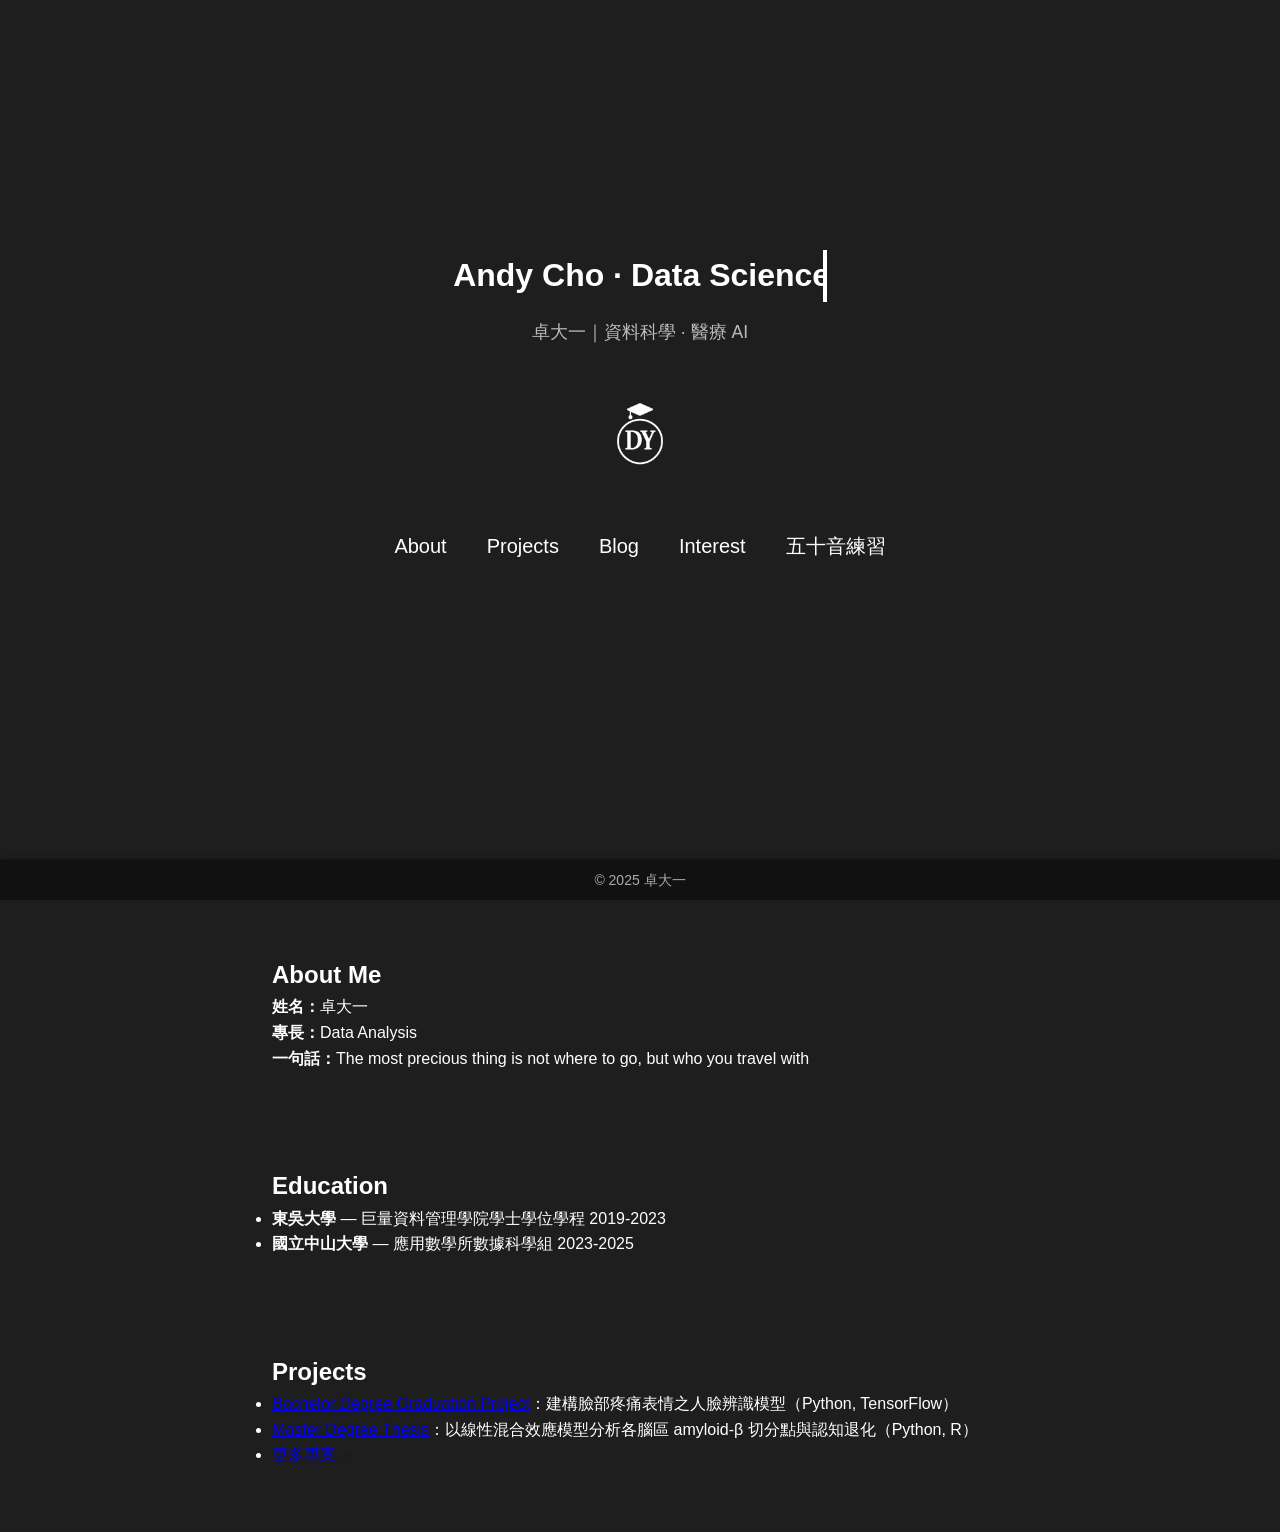
<file: index.html>
<!DOCTYPE html>
<html lang="zh-Hant">
<head>
  <meta charset="UTF-8" />
  <meta name="viewport" content="width=device-width, initial-scale=1.0" />
  <title>My GitHub</title>
  <link rel="stylesheet" href="style.css" />
</head>
<body>
  <!-- 頂端導覽（預設隱藏，點擊後淡入） -->
  <header class="top-bar">
    <a href="index.html" class="logo-link-top">
      <img class="top-logo" src="logo.png" alt="Logo" />
    </a>
    <nav class="top-nav">
      <a href="index.html">Home</a>
      <a href="about.html">About</a>
      <!-- <a href="education.html">Education</a> -->
      <a href="projects.html">Projects</a>
      <a href="blog.html">Blog</a>
      <a href="interest.html">Interest</a>
      <a href="japanese.html">五十音練習</a>

    </nav>
  </header>

  <!-- Hero 區域：打字特效 + Hero Logo + 中間選項 -->
  <main class="hero">
    <div class="hero-content">
      <h1 class="typewriter">Andy Cho · Data Science</h1>
      <p class="hero-sub">卓大一｜資料科學 · 醫療 AI</p>
      <img class="hero-logo" src="logo.png" alt="Logo" />
      <nav class="nav-links">
        <a href="about.html">About</a>
        <!-- <a href="education.html">Education</a> -->
        <a href="projects.html">Projects</a>
        <a href="blog.html">Blog</a>
        <a href="interest.html">Interest</a>
        <a href="japanese.html">五十音練習</a>

      </nav>
    </div>
  </main>

  <!-- 內容區塊 -->
  <section id="about" class="section">
    <h2>About Me</h2>
    <p><strong>姓名：</strong>卓大一</p>
    <p><strong>專長：</strong>Data Analysis</p>
    <p><strong>一句話：</strong>The most precious thing is not where to go, but who you travel with</p>
  </section>

  <section id="education" class="section">
    <h2>Education</h2>
    <ul>
      <li><strong>東吳大學</strong> — 巨量資料管理學院學士學位學程 2019-2023</li>
      <li><strong>國立中山大學</strong> — 應用數學所數據科學組 2023-2025</li>
    </ul>
  </section>

  <section id="projects" class="section">
    <h2>Projects</h2>
    <ul>
      <li><a href="projects.html">Bachelor Degree Graduation Project</a>：建構臉部疼痛表情之人臉辨識模型（Python, TensorFlow）</li>
      <li><a href="projects.html">Master Degree Thesis</a>：以線性混合效應模型分析各腦區 amyloid-β 切分點與認知退化（Python, R）</li>
      <li><a href="projects.html">更多專案 →</a></li>
    </ul>
  </section>

  <!-- Footer Bar：始終顯示 -->
  <footer class="bottom-bar">
    © 2025 卓大一
  </footer>

  <script>
    document.addEventListener('DOMContentLoaded', () => {
      const navLinks = document.querySelectorAll('.nav-links a');
      const topBar = document.querySelector('.top-bar');
      const hero = document.querySelector('.hero');
      const topNav = document.querySelector('.top-nav');

      navLinks.forEach(link => {
        link.addEventListener('click', e => {
          e.preventDefault();
          const target = link.getAttribute('href');
          hero.classList.add('fade-out');
          setTimeout(() => {
            hero.style.display = 'none';
            topBar.classList.add('show');
            topNav.classList.add('show');
            window.location.href = target;
          }, 500);
        });
      });
    });
  </script>
</body>
</html>
</file>
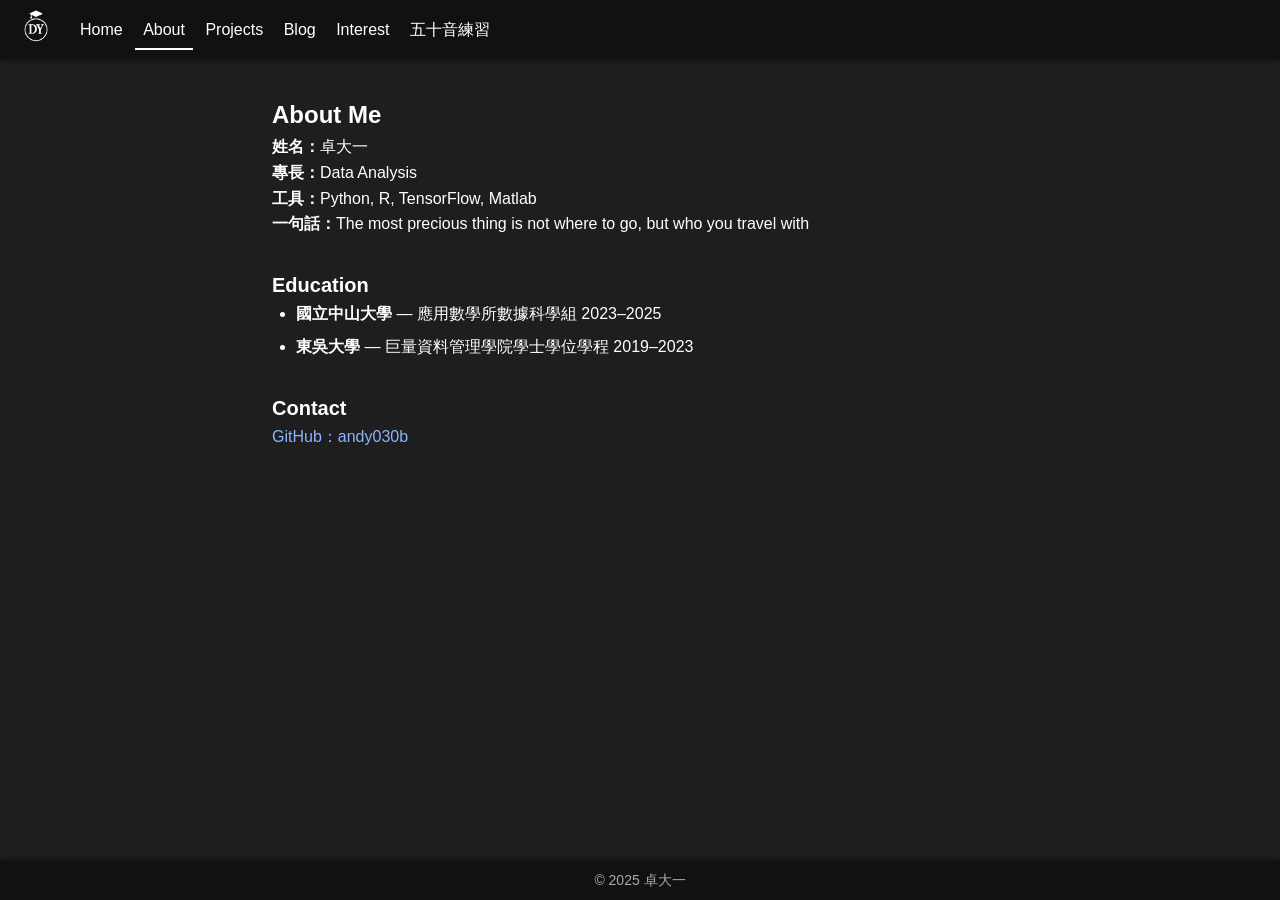
<file: about.html>
<!DOCTYPE html>
<html lang="zh-Hant">
<head>
  <meta charset="UTF-8" />
  <meta name="viewport" content="width=device-width, initial-scale=1.0" />
  <title>About - My GitHub</title>
  <link rel="stylesheet" href="style.css" />
  <style>
    .top-nav a.active::after { transform: scaleX(1); }
  </style>
</head>
<body>
  <header class="top-bar show">
    <a href="index.html" class="logo-link-top">
      <img class="top-logo" src="logo.png" alt="Logo" />
    </a>
    <nav class="top-nav show">
      <a href="index.html">Home</a>
      <a href="about.html" class="active">About</a>
      <a href="projects.html">Projects</a>
      <a href="blog.html">Blog</a>
      <a href="interest.html">Interest</a>
      <a href="japanese.html">五十音練習</a>
    </nav>
  </header>

  <main class="section">
    <h2>About Me</h2>
    <p><strong>姓名：</strong>卓大一</p>
    <p><strong>專長：</strong>Data Analysis</p>
    <p><strong>工具：</strong>Python, R, TensorFlow, Matlab</p>
    <p><strong>一句話：</strong>The most precious thing is not where to go, but who you travel with</p>

    <h2 class="sub-heading">Education</h2>
    <ul class="clean-list">
      <li><strong>國立中山大學</strong> — 應用數學所數據科學組 2023–2025</li>
      <li><strong>東吳大學</strong> — 巨量資料管理學院學士學位學程 2019–2023</li>
    </ul>

    <h2 class="sub-heading">Contact</h2>
    <p><a class="text-link" href="https://github.com/andy030b">GitHub：andy030b</a></p>
  </main>

  <footer class="bottom-bar">© 2025 卓大一</footer>
</body>
</html>
</file>
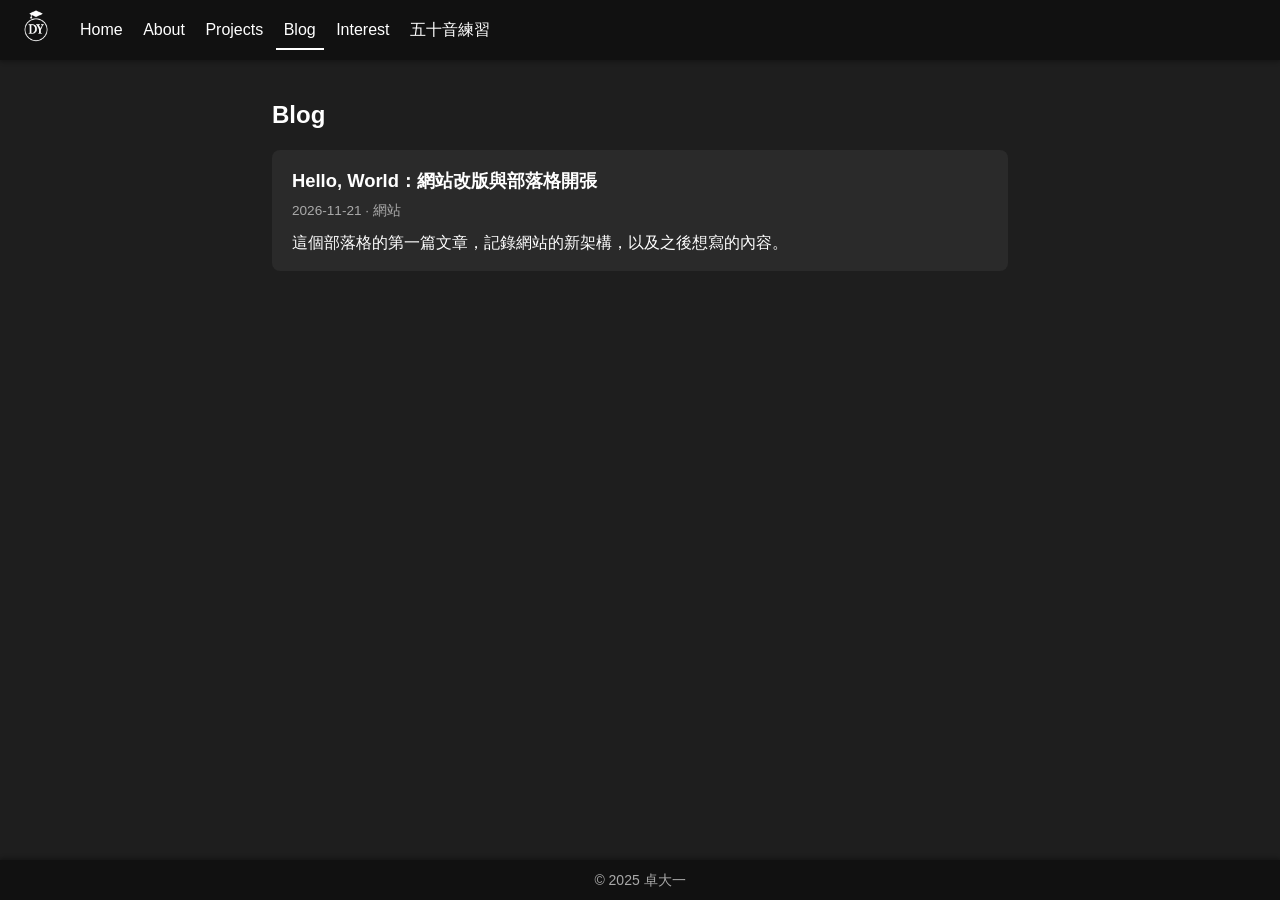
<file: blog.html>
<!DOCTYPE html>
<html lang="zh-Hant">
<head>
  <meta charset="UTF-8" />
  <meta name="viewport" content="width=device-width, initial-scale=1.0" />
  <title>Blog - My GitHub</title>
  <link rel="stylesheet" href="style.css" />
  <style>
    .top-nav a.active::after { transform: scaleX(1); }
  </style>
</head>
<body>
  <header class="top-bar show">
    <a href="index.html" class="logo-link-top">
      <img class="top-logo" src="logo.png" alt="Logo" />
    </a>
    <nav class="top-nav show">
      <a href="index.html">Home</a>
      <a href="about.html">About</a>
      <a href="projects.html">Projects</a>
      <a href="blog.html" class="active">Blog</a>
      <a href="interest.html">Interest</a>
      <a href="japanese.html">五十音練習</a>
    </nav>
  </header>

  <main class="section">
    <h2>Blog</h2>
    <!-- 新增文章：複製 posts/hello-world.html，再在下面加一個 <li> 即可（新的放最上面） -->
    <ul class="post-list">
      <li>
        <a href="posts/hello-world.html">Hello, World：網站改版與部落格開張</a>
        <span class="post-meta">2026-11-21 · 網站</span>
        <p>這個部落格的第一篇文章，記錄網站的新架構，以及之後想寫的內容。</p>
      </li>
    </ul>
  </main>

  <footer class="bottom-bar">© 2025 卓大一</footer>
</body>
</html>
</file>
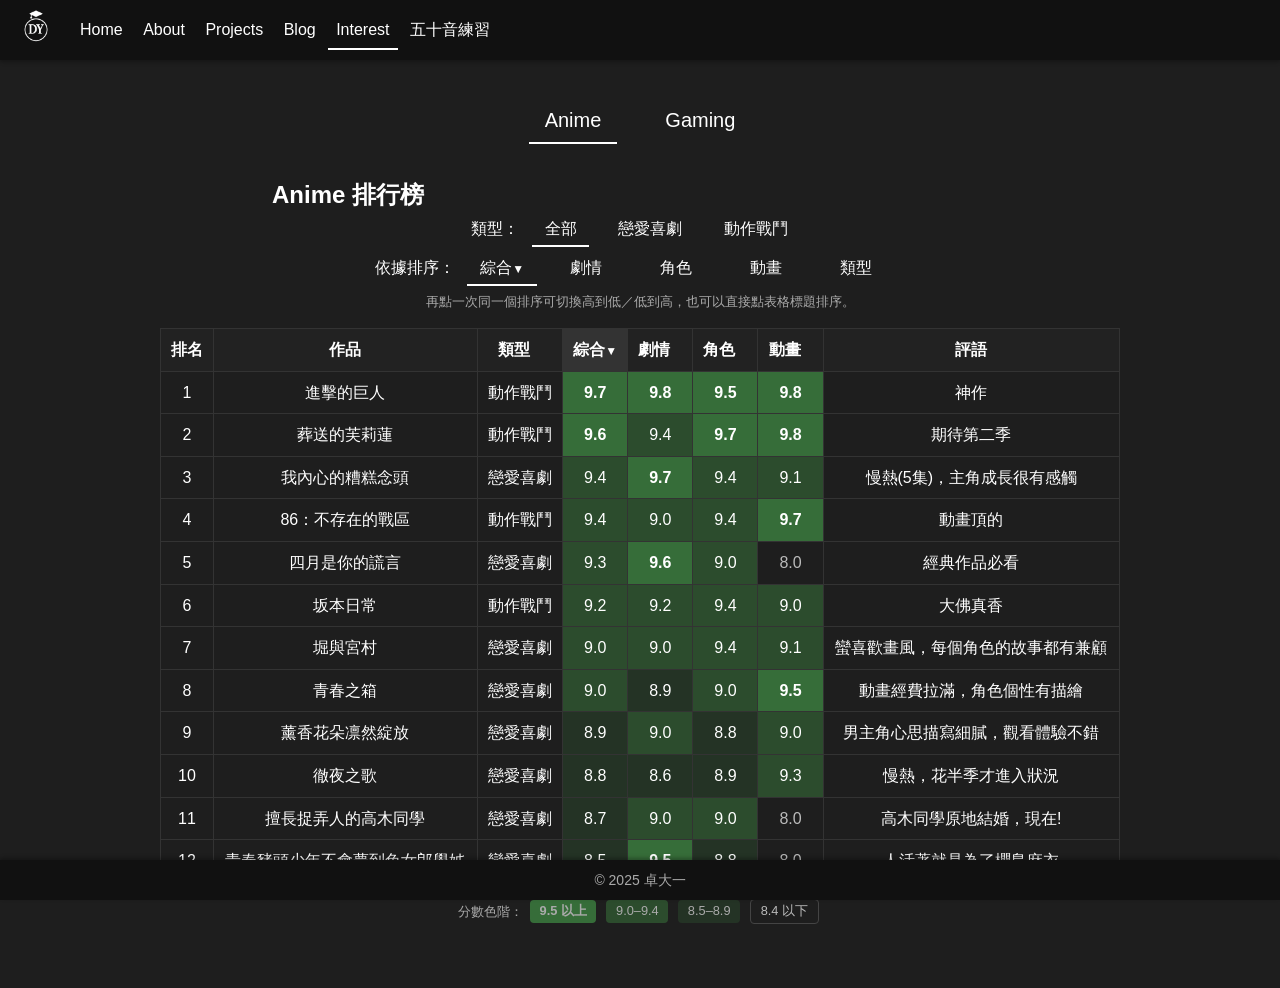
<file: interest.html>
<!DOCTYPE html>
<html lang="zh-Hant">
<head>
  <meta charset="UTF-8" />
  <meta name="viewport" content="width=device-width, initial-scale=1.0" />
  <title>Interest - My GitHub</title>
  <link rel="stylesheet" href="style.css" />
  <style>
    /* 高亮標示當前頁面下底線 */
    .top-nav a.active::after {
      transform: scaleX(1);
    }
  </style>
</head>
<body>
  <!-- 頂端導覽：固定顯示並標示當前頁面 -->
  <header class="top-bar show">
    <a href="index.html" class="logo-link-top">
      <img class="top-logo" src="logo.png" alt="Logo" />
    </a>
    <nav class="top-nav show">
      <a href="index.html">Home</a>
      <a href="about.html">About</a>
      <a href="projects.html">Projects</a>
      <a href="blog.html">Blog</a>
      <a href="interest.html" class="active">Interest</a>
      <a href="japanese.html">五十音練習</a>

    </nav>
  </header>

  <!-- 主內容 -->
  <main class="section interest-page">
    <!-- 主分類按鈕 -->
    <nav class="filter-nav">
      <a href="#Anime" class="filter-btn active">Anime</a>
      <a href="#Gaming" class="filter-btn">Gaming</a>
    </nav>

    <div class="filter-content">
      <!-- Reading（內容尚未撰寫，先隱藏。要啟用時：移除這段註解，並把上方的 Reading 按鈕加回去）
      <div id="Reading" class="item">
        <div class="sub-filter-nav">
          <a href="#Chinese" class="sub-btn active">中文書</a>
          <a href="#English" class="sub-btn">英文書</a>
        </div>
        <div class="sub-content">
          <div id="Chinese" class="sub-item">
            <h3>中文書</h3>
            <p>列出最近閱讀的中文書籍與心得。</p>
          </div>
          <div id="English" class="sub-item">
            <h3>英文書</h3>
            <p>列出最近閱讀的英文書籍與心得。</p>
          </div>
        </div>
      </div>
      -->

      <!-- Anime：單一總表，可依類型或評分項排序 -->
      <div id="Anime" class="item">
        <h2>Anime 排行榜</h2>
        <!-- 類型篩選按鈕由下方程式依表格資料自動產生 -->
        <div class="ranking-controls" id="animeGenreFilter">
          <label>類型：</label>
        </div>
        <div class="ranking-controls" id="animeSort">
          <label>依據排序：</label>
          <button data-sort="overall" class="rank-btn active">綜合<span class="arrow"></span></button>
          <button data-sort="story" class="rank-btn">劇情<span class="arrow"></span></button>
          <button data-sort="character" class="rank-btn">角色<span class="arrow"></span></button>
          <button data-sort="animation" class="rank-btn">動畫<span class="arrow"></span></button>
          <button data-sort="genre" class="rank-btn">類型<span class="arrow"></span></button>
        </div>
        <p class="sort-hint">再點一次同一個排序可切換高到低／低到高，也可以直接點表格標題排序。</p>
        <table class="ranking-table">
          <thead>
            <tr>
              <th>排名</th><th>作品</th>
              <th aria-sort="none"><button class="th-sort" data-sort="genre">類型<span class="arrow"></span></button></th>
              <th aria-sort="none"><button class="th-sort" data-sort="overall">綜合<span class="arrow"></span></button></th>
              <th aria-sort="none"><button class="th-sort" data-sort="story">劇情<span class="arrow"></span></button></th>
              <th aria-sort="none"><button class="th-sort" data-sort="character">角色<span class="arrow"></span></button></th>
              <th aria-sort="none"><button class="th-sort" data-sort="animation">動畫<span class="arrow"></span></button></th>
              <th>評語</th>
            </tr>
          </thead>
          <tbody>
            <!-- 新增作品：複製一列，改 data-genre 與各項分數即可 -->
            <tr data-genre="戀愛喜劇" data-overall="9.3" data-story="9.6" data-character="9.0" data-animation="8.0">
              <td></td><td>四月是你的謊言</td><td>戀愛喜劇</td><td>9.3</td><td>9.6</td><td>9.0</td><td>8.0</td><td>經典作品必看</td>
            </tr>
            <tr data-genre="戀愛喜劇" data-overall="9.0" data-story="9.0" data-character="9.4" data-animation="9.1">
              <td></td><td>堀與宮村</td><td>戀愛喜劇</td><td>9.0</td><td>9.0</td><td>9.4</td><td>9.1</td><td>蠻喜歡畫風，每個角色的故事都有兼顧</td>
            </tr>
            <tr data-genre="戀愛喜劇" data-overall="8.5" data-story="9.5" data-character="8.8" data-animation="8.0">
              <td></td><td>青春豬頭少年不會夢到兔女郎學姊</td><td>戀愛喜劇</td><td>8.5</td><td>9.5</td><td>8.8</td><td>8.0</td><td>人活著就是為了櫻島麻衣</td>
            </tr>
            <tr data-genre="戀愛喜劇" data-overall="8.8" data-story="8.6" data-character="8.9" data-animation="9.3">
              <td></td><td>徹夜之歌</td><td>戀愛喜劇</td><td>8.8</td><td>8.6</td><td>8.9</td><td>9.3</td><td>慢熱，花半季才進入狀況</td>
            </tr>
            <tr data-genre="戀愛喜劇" data-overall="9.0" data-story="8.9" data-character="9.0" data-animation="9.5">
              <td></td><td>青春之箱</td><td>戀愛喜劇</td><td>9.0</td><td>8.9</td><td>9.0</td><td>9.5</td><td>動畫經費拉滿，角色個性有描繪</td>
            </tr>
            <tr data-genre="戀愛喜劇" data-overall="8.7" data-story="9.0" data-character="9.0" data-animation="8.0">
              <td></td><td>擅長捉弄人的高木同學</td><td>戀愛喜劇</td><td>8.7</td><td>9.0</td><td>9.0</td><td>8.0</td><td>高木同學原地結婚，現在!</td>
            </tr>
            <tr data-genre="戀愛喜劇" data-overall="9.4" data-story="9.7" data-character="9.4" data-animation="9.1">
              <td></td><td>我內心的糟糕念頭</td><td>戀愛喜劇</td><td>9.4</td><td>9.7</td><td>9.4</td><td>9.1</td><td>慢熱(5集)，主角成長很有感觸</td>
            </tr>
            <tr data-genre="戀愛喜劇" data-overall="8.9" data-story="9.0" data-character="8.8" data-animation="9.0">
              <td></td><td>薰香花朵凛然綻放</td><td>戀愛喜劇</td><td>8.9</td><td>9.0</td><td>8.8</td><td>9.0</td><td>男主角心思描寫細膩，觀看體驗不錯</td>
            </tr>
            <tr data-genre="動作戰鬥" data-overall="9.7" data-story="9.8" data-character="9.5" data-animation="9.8">
              <td></td><td>進擊的巨人</td><td>動作戰鬥</td><td>9.7</td><td>9.8</td><td>9.5</td><td>9.8</td><td>神作</td>
            </tr>
            <tr data-genre="動作戰鬥" data-overall="9.4" data-story="9.0" data-character="9.4" data-animation="9.7">
              <td></td><td>86：不存在的戰區</td><td>動作戰鬥</td><td>9.4</td><td>9.0</td><td>9.4</td><td>9.7</td><td>動畫頂的</td>
            </tr>
            <tr data-genre="動作戰鬥" data-overall="9.6" data-story="9.4" data-character="9.7" data-animation="9.8">
              <td></td><td>葬送的芙莉蓮</td><td>動作戰鬥</td><td>9.6</td><td>9.4</td><td>9.7</td><td>9.8</td><td>期待第二季</td>
            </tr>
            <tr data-genre="動作戰鬥" data-overall="9.2" data-story="9.2" data-character="9.4" data-animation="9.0">
              <td></td><td>坂本日常</td><td>動作戰鬥</td><td>9.2</td><td>9.2</td><td>9.4</td><td>9.0</td><td>大佛真香</td>
            </tr>
          </tbody>
        </table>
        <p class="score-legend">
          分數色階：
          <span class="s-5">9.5 以上</span>
          <span class="s-4">9.0–9.4</span>
          <span class="s-3">8.5–8.9</span>
          <span class="s-2">8.4 以下</span>
        </p>
      </div>

      <!-- Gaming -->
      <div id="Gaming" class="item">
        <div class="sub-content">
          <h3>PC</h3>
          <p>艾爾登法環 黑夜君臨：白癡遊戲 > 再來一把。</p>
          <p>空洞騎士：有待評測。</p>
          <!-- Switch 尚未撰寫，先隱藏 -->
        </div>
      </div>
    </div>
  </main>

  <footer class="bottom-bar">© 2025 卓大一</footer>

  <script>
    document.addEventListener('DOMContentLoaded', () => {
      // 主分類切換
      const buttons = document.querySelectorAll('.filter-btn');
      const items = document.querySelectorAll('.filter-content .item');
      function showTab(id) {
        items.forEach(div => div.style.display = div.id === id ? 'block' : 'none');
      }
      buttons.forEach(btn => btn.addEventListener('click', e => {
        e.preventDefault();
        buttons.forEach(b => b.classList.remove('active'));
        btn.classList.add('active');
        showTab(btn.getAttribute('href').slice(1));
      }));
      showTab('Anime');

      // 子分類切換
      document.querySelectorAll('.sub-filter-nav').forEach(nav => {
        const subs = [...nav.querySelectorAll('.sub-btn')];
        const parentId = nav.closest('.item').id;
        const subItems = [...document.querySelectorAll(`#${parentId} .sub-item`)];
        function showSub(id) {
          subItems.forEach(si => si.style.display = si.id === id ? 'block' : 'none');
        }
        subs.forEach(btn => btn.addEventListener('click', e => {
          e.preventDefault();
          subs.forEach(b => b.classList.remove('active'));
          btn.classList.add('active');
          showSub(btn.getAttribute('href').slice(1));
        }));
        showSub(subs[0].getAttribute('href').slice(1));
      });

      // Anime 總表：類型篩選 + 排序（按鈕或表格標題），再點同一項切換方向
      const tbody = document.querySelector('#Anime .ranking-table tbody');
      const rows = Array.from(tbody.querySelectorAll('tr'));
      const sortBtns = [...document.querySelectorAll('#animeSort .rank-btn')];
      const headBtns = [...document.querySelectorAll('#Anime .th-sort')];
      const filterBox = document.getElementById('animeGenreFilter');
      const num = (row, key) => parseFloat(row.dataset[key]);
      // 類型出現順序以表格原始順序為準，新增類型時不需改程式
      const genreOrder = [...new Set(rows.map(r => r.dataset.genre))];
      let sortKey = 'overall', sortDir = 'desc', genreSel = 'all';

      // 手機版卡片需要每格的欄位名稱（由表頭文字產生）
      const headLabels = [...document.querySelectorAll('#Anime thead th')].map(th => th.textContent.replace(/[▲▼\s]/g, ''));
      rows.forEach(row => [...row.cells].forEach((td, i) => td.dataset.label = headLabels[i]));

      // 分數色階（欄位：3 綜合、4 劇情、5 角色、6 動畫）
      ['overall', 'story', 'character', 'animation'].forEach((key, i) => {
        rows.forEach(row => {
          const v = num(row, key);
          row.cells[3 + i].className = 's-' + (v >= 9.5 ? 5 : v >= 9.0 ? 4 : v >= 8.5 ? 3 : 2);
        });
      });

      // 類型篩選按鈕
      ['all', ...genreOrder].forEach(g => {
        const b = document.createElement('button');
        b.className = 'rank-btn' + (g === 'all' ? ' active' : '');
        b.dataset.genre = g;
        b.textContent = g === 'all' ? '全部' : g;
        filterBox.appendChild(b);
      });
      filterBox.addEventListener('click', e => {
        const b = e.target.closest('button');
        if (!b) return;
        genreSel = b.dataset.genre;
        filterBox.querySelectorAll('button').forEach(x => x.classList.toggle('active', x === b));
        render();
      });

      function setSort(key) {
        if (key === sortKey) {
          sortDir = sortDir === 'desc' ? 'asc' : 'desc';
        } else {
          sortKey = key;
          sortDir = key === 'genre' ? 'asc' : 'desc';   // 分數預設高到低，類型預設照原始順序
        }
        render();
      }
      sortBtns.forEach(b => b.addEventListener('click', () => setSort(b.dataset.sort)));
      headBtns.forEach(b => b.addEventListener('click', () => setSort(b.dataset.sort)));

      function render() {
        const sign = sortDir === 'asc' ? 1 : -1;
        rows.sort((a, b) => {
          const primary = sortKey === 'genre'
            ? genreOrder.indexOf(a.dataset.genre) - genreOrder.indexOf(b.dataset.genre)
            : num(a, sortKey) - num(b, sortKey);
          return (primary * sign) || (num(b, 'overall') - num(a, 'overall'));   // 同分時綜合高者在前
        });
        let rank = 0;
        rows.forEach(row => {
          const show = genreSel === 'all' || row.dataset.genre === genreSel;
          row.hidden = !show;
          if (show) row.cells[0].textContent = ++rank;
          tbody.appendChild(row);
        });
        const arrow = sortDir === 'desc' ? ' ▼' : ' ▲';
        sortBtns.forEach(b => {
          const on = b.dataset.sort === sortKey;
          b.classList.toggle('active', on);
          b.querySelector('.arrow').textContent = on ? arrow : '';
        });
        headBtns.forEach(b => {
          const on = b.dataset.sort === sortKey;
          b.querySelector('.arrow').textContent = on ? arrow : '';
          b.closest('th').classList.toggle('sorted', on);
          b.closest('th').setAttribute('aria-sort', on ? (sortDir === 'desc' ? 'descending' : 'ascending') : 'none');
        });
      }
      render();
    });
  </script>
</body>
</html>
</file>
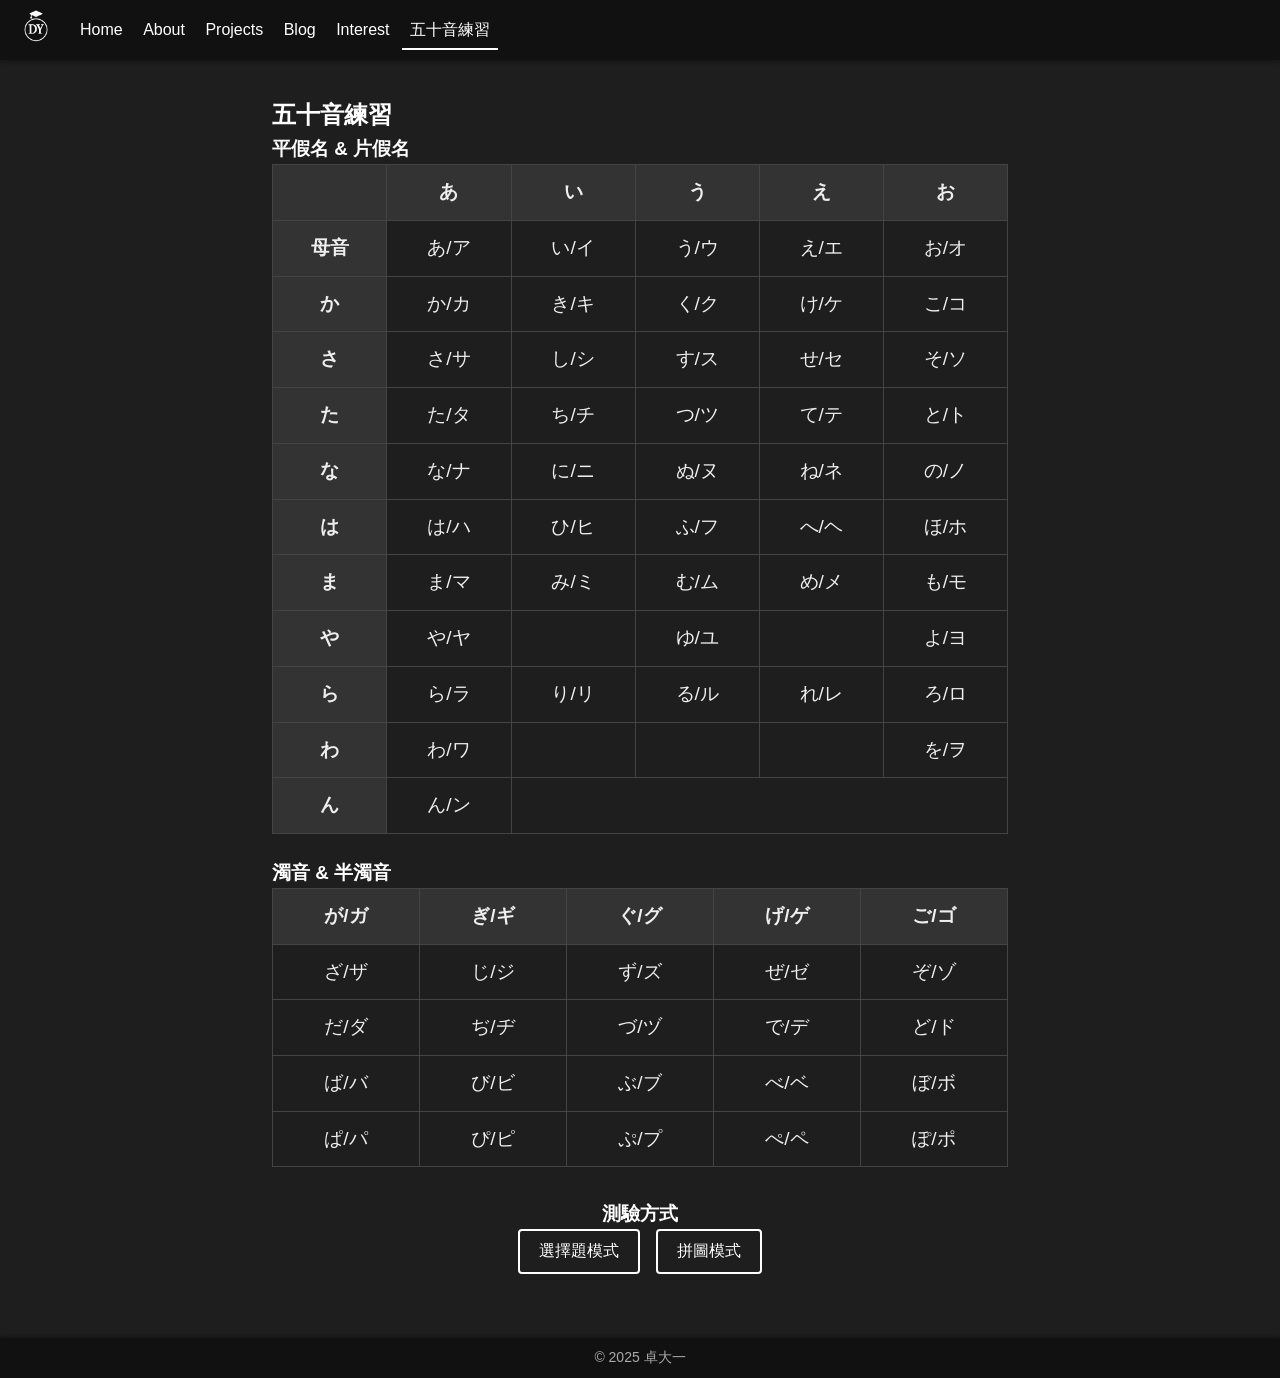
<file: japanese.html>
<!DOCTYPE html>
<html lang="zh-Hant">
<head>
  <meta charset="UTF-8" />
  <meta name="viewport" content="width=device-width, initial-scale=1.0" />
  <title>五十音練習 - My GitHub</title>
  <link rel="stylesheet" href="style.css" />
  <style>
    /* 當前頁面底線 */
    .top-nav a.active::after { transform: scaleX(1); }

    /* 表格：放大 + hover 高亮 + 可點擊 */
    .kana-chart table { width:100%; border-collapse:collapse; margin-bottom:1.5rem; font-size:1.2rem; }
    .kana-chart th, .kana-chart td {
      border:1px solid #444; padding:0.75rem; text-align:center; color:#eee;
      transition: background 0.3s; cursor: pointer;
    }
    .kana-chart th { background:#333; cursor: default; }
    .kana-chart td:hover { background:#555; }

    /* 測驗模式按鈕 */
    .quiz-modes { text-align:center; margin-top:2rem; }
    .quiz-buttons { display:flex; justify-content:center; gap:1rem; flex-wrap:wrap; }
    .quiz-buttons button{
      padding:0.6rem 1.2rem; border:2px solid #fff; border-radius:0.25rem;
      background:transparent; color:#fff; cursor:pointer; font-size:1rem; position:relative;
    }
    .quiz-buttons button::after{
      content:""; position:absolute; bottom:-2px; left:0; width:100%; height:2px;
      background:currentColor; transform:scaleX(0); transform-origin:left; transition:transform .3s ease;
    }
    .quiz-buttons button:hover::after,.quiz-buttons button:focus::after{ transform:scaleX(1); }

    /* 設定區（選擇題） */
    #multiple-setup{
      max-width:500px; margin:2rem auto; padding:1.5rem; background:rgba(50,50,50,.9);
      border:1px solid #555; border-radius:.75rem; box-shadow:0 4px 8px rgba(0,0,0,.5); color:#fff;
    }
    #multiple-setup h4{ margin-bottom:1rem; font-size:1.25rem; }
    .quiz-setup label{ display:block; margin-bottom:.75rem; cursor:pointer; font-size:1rem; }
    .quiz-setup input[type="checkbox"]{ margin-right:.5rem; transform:scale(1.2); }
    #start-multiple{
      margin-top:1rem; padding:.6rem 1.2rem; background:#1e90ff; border:none; border-radius:.5rem;
      color:#fff; cursor:pointer; font-size:1.1rem;
    }
    #start-multiple:hover{ background:#1c86ee; }

    /* 選擇題區（固定 2×2） */
    .quiz-question{ text-align:center; margin-top:2rem; color:#fff; }
    #question-text{ font-size:2.2rem; margin-bottom:1rem; }
    .choices{
      display:grid; grid-template-columns: repeat(2, minmax(140px, 1fr));
      gap:1.25rem; max-width: 560px; margin: 0 auto .5rem;
    }
    @media (max-width: 420px){
      .choices{ grid-template-columns: 1fr; max-width: 340px; }
    }
    .choice{ display:flex; flex-direction:column; align-items:center; width:100%; }
    .choice button{
      width:100%; height:56px; padding:0 1rem; background:#444; border:none; border-radius:.5rem;
      color:#fff; cursor:pointer; font-size:1.2rem; transition: background .3s;
    }
    .choice button:hover{ background:#555; }
    .choice button.correct{ background:#2e8b57; } /* 綠 */
    .choice button.wrong{ background:#8b2e2e; }   /* 紅 */
    .choice .romaji{
      margin-top:.5rem; min-height:1.2rem; font-size:1rem; color:#ccc; visibility:hidden;
    }
    .choice.revealed .romaji{ visibility:visible; }

    .controls{ margin-top:1.25rem; display:flex; justify-content:center; gap:1rem; }
    .controls button{
      padding:.5rem 1rem; background:#666; border:none; border-radius:.5rem;
      color:#fff; cursor:pointer; font-size:1rem; transition:background .3s;
    }
    .controls button:hover{ background:#777; }

    /* === 拼圖模式 === */
    .puzzle-container{ display:none; margin-top:1rem; color:#fff;
      /* 預設留白，避免 sticky 行/列撞到 footer；JS 會再動態加大 */
      padding-bottom: 12vh;
    }

    .puzzle-actions{
      display:flex; justify-content:center; align-items:center; gap:0.75rem; flex-wrap:wrap; margin-bottom:0.75rem;
    }
    .puzzle-actions button{
      padding:.5rem 1rem; background:#1e90ff; border:none; border-radius:.5rem; color:#fff; cursor:pointer;
    }
    .puzzle-actions button.secondary{ background:#666; }
    .puzzle-actions button:hover{ filter:brightness(1.05); }
    .timer-box{
      display:flex; align-items:center; gap:.5rem; padding:.4rem .75rem; border:1px solid #555; border-radius:.5rem; background:#2a2a2a; color:#ddd;
    }
    #timer-display{ font-variant-numeric: tabular-nums; font-weight:600; }

    /* === 拼圖模式設定面板 === */
    #puzzle-setup{
      max-width:520px; margin:2rem auto; padding:1.25rem 1.5rem; background:rgba(50,50,50,.9);
      border:1px solid #555; border-radius:.75rem; box-shadow:0 4px 8px rgba(0,0,0,.5); color:#fff; display:none;
    }
    #puzzle-setup h4{ margin-bottom:1rem; font-size:1.25rem; }
    .setup-row{ display:flex; align-items:center; gap:1rem; margin:.5rem 0 1rem; flex-wrap:wrap; }
    .setup-row > span{ opacity:.85; }
    .setup-row label{ cursor:pointer; }
    .setup-actions{ display:flex; gap:.5rem; justify-content:flex-end; }
    .setup-actions .secondary{ background:#666; }

    /* === 可拖曳的籃子（視窗樣式） === */
    .tile-pool-wrap{
      position: fixed;
      right: 16px; bottom: 16px; /* 退路：若右側空間不足就用這個位置 */
      width: min(380px, 34vw);
      z-index: 50; display:none;
    }
    .tile-pool-header{
      background:#333; border:1px solid #555; border-bottom:none; color:#ddd;
      padding:.4rem .75rem; border-radius:.75rem .75rem 0 0; cursor:move; user-select:none;
      display:flex; align-items:center; justify-content:space-between; gap:.5rem;
    }
    .tile-pool{
      position: relative; /* 供內部絕對定位 */
      height: 38vh; min-height: 220px; max-height: 50vh;
      border:1px dashed #555; border-radius:0 0 .75rem .75rem;
      background: rgba(255,255,255,0.03);
      overflow: auto;              /* ✅ 籃子內可捲動 */
      overscroll-behavior: contain;/* 避免滾到邊緣時帶動整頁 */
    }
    .tile{
      position:absolute;
      min-width:76px; height:48px; padding:0 .75rem;
      background:#444; color:#fff; border:1px solid #666; border-radius:.5rem;
      display:flex; align-items:center; justify-content:center;
      cursor:grab; user-select:none;
    }
    .tile:active{ cursor:grabbing; }
    .tile.placed{ position:static !important; min-width:auto; height:auto; cursor:default; }

    .puzzle-grid{
      --cell: 76px;
      display:grid;
      grid-template-columns: 72px repeat(5, var(--cell));
      gap:6px;
      justify-content:center;
      margin: 0 auto 1rem;
      user-select:none;
      width:max-content;
    }
    .puzzle-grid .hdr{
      background:#2a2a2a; border:1px solid #555; border-radius:.5rem; display:flex; align-items:center; justify-content:center;
      height:48px; font-weight:600;
    }
    /* 讓頂端母音與左側行標 sticky（隨頁面捲動固定） */
    .puzzle-grid .hdr-top{
      position: sticky;
      top: calc(var(--header-height, 60px) + 8px);
      z-index: 2;
    }
    .puzzle-grid .hdr-left{
      position: sticky;
      left: 0;
      z-index: 3;
    }
    .puzzle-grid .hdr-corner{
      position: sticky;
      top: calc(var(--header-height, 60px) + 8px);
      left: 0;
      z-index: 4;
    }

    .drop-cell{
      width:var(--cell); height:var(--cell);
      background:#1f1f1f; border:2px dashed #444; border-radius:.5rem;
      display:flex; align-items:center; justify-content:center;
    }
    .drop-cell.disabled{ opacity:.2; border-style:solid; }
    .drop-cell.over{ border-color:#1e90ff; background:#242b35; }

    .shake{ animation:shake .25s ease; }
    @keyframes shake{
      0%, 100% { transform: translateX(0); }
      25% { transform: translateX(-6px); }
      75% { transform: translateX(6px); }
    }

    .puzzle-progress{ text-align:center; margin-top:.5rem; color:#bbb; font-size:.95rem; }

    /* 讓 footer 總是在最上層（若真的重疊，也不會看到破圖鋸齒） */
    .bottom-bar{ position: relative; z-index: 99; }
  </style>
</head>
<body>
  <!-- 導覽 -->
  <header class="top-bar show">
    <a href="index.html" class="logo-link-top"><img class="top-logo" src="logo.png" alt="Logo" /></a>
    <nav class="top-nav show">
      <a href="index.html">Home</a>
      <a href="about.html">About</a>
      <!-- <a href="education.html">Education</a> -->
      <a href="projects.html">Projects</a>
      <a href="blog.html">Blog</a>
      <a href="interest.html">Interest</a>
      <a href="japanese.html" class="active">五十音練習</a>
    </nav>
  </header>

  <main class="section kana-page">
    <h2>五十音練習</h2>

    <!-- 五十音表（點格子可翻牌顯示羅馬字） -->
    <div class="kana-chart">
      <h3>平假名 & 片假名</h3>
      <table id="base-kana-table">
        <thead>
          <tr><th></th><th>あ</th><th>い</th><th>う</th><th>え</th><th>お</th></tr>
        </thead>
        <tbody>
          <!-- 保留母音行，讓拼圖也有 aiueo 題目 -->
          <tr><th>母音</th><td>あ/ア</td><td>い/イ</td><td>う/ウ</td><td>え/エ</td><td>お/オ</td></tr>

          <tr><th>か</th><td>か/カ</td><td>き/キ</td><td>く/ク</td><td>け/ケ</td><td>こ/コ</td></tr>
          <tr><th>さ</th><td>さ/サ</td><td>し/シ</td><td>す/ス</td><td>せ/セ</td><td>そ/ソ</td></tr>
          <tr><th>た</th><td>た/タ</td><td>ち/チ</td><td>つ/ツ</td><td>て/テ</td><td>と/ト</td></tr>
          <tr><th>な</th><td>な/ナ</td><td>に/ニ</td><td>ぬ/ヌ</td><td>ね/ネ</td><td>の/ノ</td></tr>
          <tr><th>は</th><td>は/ハ</td><td>ひ/ヒ</td><td>ふ/フ</td><td>へ/ヘ</td><td>ほ/ホ</td></tr>
          <tr><th>ま</th><td>ま/マ</td><td>み/ミ</td><td>む/ム</td><td>め/メ</td><td>も/モ</td></tr>
          <tr><th>や</th><td>や/ヤ</td><td></td><td>ゆ/ユ</td><td></td><td>よ/ヨ</td></tr>
          <tr><th>ら</th><td>ら/ラ</td><td>り/リ</td><td>る/ル</td><td>れ/レ</td><td>ろ/ロ</td></tr>
          <tr><th>わ</th><td>わ/ワ</td><td></td><td></td><td></td><td>を/ヲ</td></tr>
          <tr><th>ん</th><td>ん/ン</td><td colspan="4"></td></tr>
        </tbody>
      </table>

      <h3>濁音 & 半濁音</h3>
      <table>
        <thead>
          <tr><th>が/ガ</th><th>ぎ/ギ</th><th>ぐ/グ</th><th>げ/ゲ</th><th>ご/ゴ</th></tr>
        </thead>
        <tbody>
          <tr><td>ざ/ザ</td><td>じ/ジ</td><td>ず/ズ</td><td>ぜ/ゼ</td><td>ぞ/ゾ</td></tr>
          <tr><td>だ/ダ</td><td>ぢ/ヂ</td><td>づ/ヅ</td><td>で/デ</td><td>ど/ド</td></tr>
          <tr><td>ば/バ</td><td>び/ビ</td><td>ぶ/ブ</td><td>べ/ベ</td><td>ぼ/ボ</td></tr>
          <tr><td>ぱ/パ</td><td>ぴ/ピ</td><td>ぷ/プ</td><td>ぺ/ペ</td><td>ぽ/ポ</td></tr>
        </tbody>
      </table>
    </div>

    <!-- 模式選擇 -->
    <div class="quiz-modes">
      <h3>測驗方式</h3>
      <div class="quiz-buttons">
        <button id="quiz-multiple">選擇題模式</button>
        <button id="puzzle-mode">拼圖模式</button>
      </div>
    </div>

    <!-- 選擇題：設定 -->
    <div id="multiple-setup" class="quiz-setup" style="display:none;">
      <h4>選擇模式設定</h4>
      <label><input type="checkbox" id="opt-hira" checked> 平假名</label>
      <label><input type="checkbox" id="opt-kata" checked> 片假名</label>
      <label><input type="checkbox" id="opt-daku"> 包含濁音/半濁音</label>
      <button id="start-multiple">開始測驗</button>
    </div>

    <!-- 選擇題：作答 -->
    <div id="multiple-quiz" class="quiz-question" style="display:none;">
      <div id="question-text"></div>
      <div class="choices" id="choices"></div>
      <div class="controls">
        <button id="return-btn">返回五十音表</button>
        <button id="next-btn">下一題</button>
      </div>
    </div>

    <!-- 拼圖模式設定（預設：正常排列） -->
    <section id="puzzle-setup" class="quiz-setup">
      <h4>拼圖模式設定</h4>
      <div class="setup-row">
        <span>模式：</span>
        <label><input type="radio" name="pz-mode" value="practice" checked> 練習（不計時）</label>
        <label><input type="radio" name="pz-mode" value="timed"> 計時（拖曳開始）</label>
      </div>
      <div class="setup-row">
        <span>排列：</span>
        <label><input type="radio" name="pz-order" value="normal" checked> 正常排列</label>
        <label><input type="radio" name="pz-order" value="shuffle"> 打散順序</label>
      </div>
      <div class="setup-actions">
        <button id="start-puzzle">開始拼圖</button>
        <button id="cancel-puzzle" class="secondary">返回五十音表</button>
      </div>
    </section>

    <!-- 拼圖模式 -->
    <section id="puzzle" class="puzzle-container">
      <div class="puzzle-actions">
        <button id="puzzle-shuffle">重來（重排行列/拼圖）</button>
        <button id="puzzle-exit" class="secondary">返回五十音表</button>
        <div class="timer-box" id="timer-box" style="display:none;">
          <span>計時：</span>
          <button id="timer-reset" class="secondary">停止並重置</button>
          <span id="timer-display">00:00</span>
        </div>
      </div>

      <!-- 可拖曳籃子（會自動貼在拼圖右側；可捲動；可再拖動） -->
      <div id="tile-pool-wrap" class="tile-pool-wrap" aria-live="polite">
        <div id="tile-pool-header" class="tile-pool-header">拼圖籃子（可拖曳）</div>
        <div id="tile-pool" class="tile-pool" aria-label="拼圖散落區"></div>
      </div>

      <!-- 目標表格（行列隨機 or 正常；標頭顯示羅馬拼音） -->
      <div id="puzzle-grid" class="puzzle-grid" aria-label="拼圖目標"></div>

      <div id="puzzle-progress" class="puzzle-progress"></div>
    </section>
  </main>

  <footer class="bottom-bar">© 2025 卓大一</footer>

  <script>
    /* 假名 -> 羅馬拼音對照 */
    const mapping = {
      'あ':'a','い':'i','う':'u','え':'e','お':'o',
      'か':'ka','き':'ki','く':'ku','け':'ke','こ':'ko',
      'さ':'sa','し':'shi','す':'su','せ':'se','そ':'so',
      'た':'ta','ち':'chi','つ':'tsu','て':'te','と':'to',
      'な':'na','に':'ni','ぬ':'nu','ね':'ne','の':'no',
      'は':'ha','ひ':'hi','ふ':'fu','へ':'he','ほ':'ho',
      'ま':'ma','み':'mi','む':'mu','め':'me','も':'mo',
      'や':'ya','ゆ':'yu','よ':'yo',
      'ら':'ra','り':'ri','る':'ru','れ':'re','ろ':'ro',
      'わ':'wa','を':'wo','ん':'n',
      'ア':'a','イ':'i','ウ':'u','エ':'e','オ':'o',
      'カ':'ka','キ':'ki','ク':'ku','ケ':'ke','コ':'ko',
      'サ':'sa','シ':'shi','ス':'su','セ':'se','ソ':'so',
      'タ':'ta','チ':'chi','ツ':'tsu','テ':'te','ト':'to',
      'ナ':'na','ニ':'ni','ヌ':'nu','ネ':'ne','ノ':'no',
      'ハ':'ha','ヒ':'hi','フ':'fu','ヘ':'he','ホ':'ho',
      'マ':'ma','ミ':'mi','ム':'mu','メ':'me','モ':'mo',
      'ヤ':'ya','ユ':'yu','ヨ':'yo',
      'ラ':'ra','リ':'ri','ル':'ru','レ':'re','ロ':'ro',
      'ワ':'wa','ヲ':'wo','ン':'n',
      'が':'ga','ぎ':'gi','ぐ':'gu','げ':'ge','ご':'go',
      'ざ':'za','じ':'ji','ず':'zu','ぜ':'ze','ぞ':'zo',
      'だ':'da','ぢ':'ji','づ':'zu','で':'de','ど':'do',
      'ば':'ba','び':'bi','ぶ':'bu','べ':'be','ぼ':'bo',
      'ぱ':'pa','ぴ':'pi','ぷ':'pu','ぺ':'pe','ぽ':'po',
      'ガ':'ga','ギ':'gi','グ':'gu','ゲ':'ge','ゴ':'go',
      'ザ':'za','ジ':'ji','ズ':'zu','ゼ':'ze','ゾ':'zo',
      'ダ':'da','ヂ':'ji','ヅ':'zu','デ':'de','ド':'do',
      'バ':'ba','ビ':'bi','ブ':'bu','ベ':'be','ボ':'bo',
      'パ':'pa','ピ':'pi','プ':'pu','ペ':'pe','ポ':'po'
    };

    /* ===== 選擇題 ===== */
    const kanaSets = {
      hira: Object.keys(mapping).filter(k => /[ぁ-ゖん]/.test(k)),
      kata: Object.keys(mapping).filter(k => /[ァ-ヶン]/.test(k)),
      daku: ['が','ぎ','ぐ','げ','ご','ざ','じ','ず','ぜ','ぞ','だ','ぢ','づ','で','ど','ば','び','ぶ','べ','ぼ','ぱ','ぴ','ぷ','ぺ','ぽ',
             'ガ','ギ','グ','ゲ','ゴ','ザ','ジ','ズ','ゼ','ゾ','ダ','ヂ','ヅ','デ','ド','バ','ビ','ブ','ベ','ボ','パ','ピ','プ','ペ','ポ']
    };
    const optHira = document.getElementById('opt-hira');
    const optKata = document.getElementById('opt-kata');
    const optDaku = document.getElementById('opt-daku');

    let pool = [], answer = '';
    let quizLocked = false;

    document.getElementById('quiz-multiple').onclick = () => {
      document.querySelector('.kana-chart').style.display = 'none';
      document.querySelector('.quiz-modes').style.display = 'none';
      document.getElementById('multiple-setup').style.display = 'block';
      document.getElementById('puzzle').style.display = 'none';
      document.getElementById('puzzle-setup').style.display = 'none';
      document.getElementById('tile-pool-wrap').style.display = 'none';
    };

    document.getElementById('start-multiple').onclick = () => {
      pool = [];
      if (optHira.checked) pool = pool.concat(kanaSets.hira);
      if (optKata.checked) pool = pool.concat(kanaSets.kata);
      if (optDaku.checked) pool = pool.concat(kanaSets.daku);
      if (!pool.length) return alert('請至少選擇一種音節！');

      document.getElementById('multiple-setup').style.display = 'none';
      document.getElementById('multiple-quiz').style.display = 'block';
      nextQuestion();
    };

    function nextQuestion(){
      quizLocked = false;
      answer = pool[Math.floor(Math.random() * pool.length)];
      document.getElementById('question-text').textContent = '請選出拼音：' + mapping[answer];

      const wrong = pool.filter(k => k !== answer).sort(() => 0.5 - Math.random()).slice(0, 3);
      const opts = [...wrong, answer].sort(() => 0.5 - Math.random());

      const choicesEl = document.getElementById('choices');
      choicesEl.innerHTML = '';

      opts.forEach(k => {
        const wrap = document.createElement('div');
        wrap.className = 'choice';
        const btn = document.createElement('button');
        btn.textContent = k;
        const r = document.createElement('div');
        r.className = 'romaji';
        r.textContent = mapping[k] || '';

        btn.onclick = () => {
          if (quizLocked) return;
          quizLocked = true;
          if (k === answer) btn.classList.add('correct');
          else btn.classList.add('wrong');
          document.querySelectorAll('.choice').forEach(c => c.classList.add('revealed'));
        };

        wrap.appendChild(btn);
        wrap.appendChild(r);
        choicesEl.appendChild(wrap);
      });
    }

    document.getElementById('next-btn').onclick = nextQuestion;
    document.getElementById('return-btn').onclick = () => {
      document.getElementById('multiple-quiz').style.display = 'none';
      document.querySelector('.kana-chart').style.display = 'block';
      document.querySelector('.quiz-modes').style.display = 'block';
      document.getElementById('choices').innerHTML = '';
    };

    /* 表格翻牌：點格子顯示羅馬拼音；移出或再點恢復 */
    document.querySelectorAll('.kana-chart td').forEach(td => {
      const original = td.textContent.trim();
      if (!original) return;
      const baseHira = original.split('/')[0];
      const roma = mapping[baseHira] || mapping[original] || '';
      let flipped = false;

      td.addEventListener('click', () => {
        if (!roma) return;
        flipped = !flipped;
        td.textContent = flipped ? roma : original;
      });
      td.addEventListener('mouseleave', () => {
        if (flipped) {
          flipped = false;
          td.textContent = original;
        }
      });
    });

    /* ===== 拼圖模式：設定流程 ===== */
    const puzzleBtn   = document.getElementById('puzzle-mode');
    const pSetupEl    = document.getElementById('puzzle-setup');
    const startPuzzle = document.getElementById('start-puzzle');
    const cancelPuzzle= document.getElementById('cancel-puzzle');

    puzzleBtn.addEventListener('click', () => {
      document.querySelector('.kana-chart').style.display = 'none';
      document.querySelector('.quiz-modes').style.display = 'none';
      document.getElementById('multiple-setup').style.display = 'none';
      document.getElementById('multiple-quiz').style.display = 'none';
      pSetupEl.style.display = 'block';
      document.getElementById('puzzle').style.display = 'none';
      document.getElementById('tile-pool-wrap').style.display = 'none';
    });

    cancelPuzzle.addEventListener('click', () => {
      pSetupEl.style.display = 'none';
      document.querySelector('.kana-chart').style.display = 'block';
      document.querySelector('.quiz-modes').style.display = 'block';
    });

    /* ===== 拼圖模式本體 ===== */
    const puzzleEl    = document.getElementById('puzzle');
    const gridEl      = document.getElementById('puzzle-grid');
    const poolWrapEl  = document.getElementById('tile-pool-wrap');
    const poolHeader  = document.getElementById('tile-pool-header');
    const poolEl      = document.getElementById('tile-pool');
    const progressEl  = document.getElementById('puzzle-progress');
    const shuffleBtn  = document.getElementById('puzzle-shuffle');
    const exitBtn     = document.getElementById('puzzle-exit');

    /* 計時器（計時模式才顯示；第一次拖曳自動開始） */
    const timerBox    = document.getElementById('timer-box');
    const timerReset  = document.getElementById('timer-reset');
    const timerDisplay= document.getElementById('timer-display');
    let timing = false, startTime = 0, timerInterval = null;
    let timerArmed = false;              // 等第一次拖曳才啟動
    let puzzleMode = 'practice';         // 'practice' | 'timed'
    let shuffleOrder = false;            // 預設正常排列

    function formatTime(ms){
      const s = Math.floor(ms/1000);
      const mm = String(Math.floor(s/60)).padStart(2,'0');
      const ss = String(s%60).padStart(2,'0');
      return `${mm}:${ss}`;
    }
    function startTimer(){
      timing = true; startTime = Date.now();
      clearInterval(timerInterval);
      timerInterval = setInterval(()=> {
        timerDisplay.textContent = formatTime(Date.now() - startTime);
      }, 200);
    }
    function stopTimer(keep=false){
      timing = false;
      clearInterval(timerInterval);
      timerInterval = null;
      if (!keep) timerDisplay.textContent = '00:00';
    }
    function resetTimerAndBoard(){ // 手動停止→歸零並清空重建
      stopTimer(false);
      timerArmed = (puzzleMode === 'timed'); // 等待下一次拖曳才開始
      buildPuzzle();
    }
    timerReset.addEventListener('click', resetTimerAndBoard);

    // ➜ 可拖曳的籃子（拖標題列移動）
    let userMovedPool = false;
    (function enablePoolDragging(){
      let dragging=false, dx=0, dy=0;
      function clamp(v, min, max){ return Math.max(min, Math.min(max, v)); }
      poolHeader.addEventListener('pointerdown', (e)=>{
        dragging = true; userMovedPool = true;
        poolHeader.setPointerCapture(e.pointerId);
        const r = poolWrapEl.getBoundingClientRect();
        dx = e.clientX - r.left;
        dy = e.clientY - r.top;
      });
      poolHeader.addEventListener('pointermove', (e)=>{
        if(!dragging) return;
        let left = e.clientX - dx;
        let top  = e.clientY - dy;
        left = clamp(left, 0, window.innerWidth - poolWrapEl.offsetWidth);
        top  = clamp(top , 0, window.innerHeight - poolWrapEl.offsetHeight);
        poolWrapEl.style.left = left + 'px';
        poolWrapEl.style.top  = top  + 'px';
        poolWrapEl.style.right = 'auto';
        poolWrapEl.style.bottom= 'auto';
      });
      function endDrag(){ dragging=false; }
      poolHeader.addEventListener('pointerup', endDrag);
      poolHeader.addEventListener('lostpointercapture', endDrag);
      window.addEventListener('resize', ()=>{
        if (!userMovedPool) positionPoolNextToGrid();
        adjustPuzzleBottomPadding();
      });
    })();

    // 允許籃子內自由重新定位方塊
    let poolDropBound = false;
    function enablePoolReposition() {
      if (poolDropBound) return;
      poolEl.addEventListener('dragover', (e) => { e.preventDefault(); });
      poolEl.addEventListener('drop', (e) => {
        e.preventDefault();
        const id = e.dataTransfer.getData('text/plain');
        const tile = document.getElementById(id);
        if (!tile) return;
        if (tile.classList.contains('placed')) return; // 不回收已放置
        const rect = poolEl.getBoundingClientRect();
        const tw = tile.offsetWidth || 90;
        const th = tile.offsetHeight || 52;
        let left = e.clientX - rect.left - tw / 2;
        let top  = e.clientY - rect.top  - th / 2;
        left = Math.max(0, Math.min(left, rect.width  - tw));
        top  = Math.max(0, Math.min(top , rect.height - th));
        tile.style.left = `${left}px`;
        tile.style.top  = `${top}px`;
        tile.setAttribute('draggable', 'true');
        poolEl.appendChild(tile);
      });
      poolDropBound = true;
    }
    enablePoolReposition();

    // 拖曳時靠近上下緣自動滾動頁面
    document.addEventListener('dragover', (e) => {
      const margin = 80;
      if (e.clientY < margin)      window.scrollBy(0, -12);
      else if (e.clientY > innerHeight - margin) window.scrollBy(0, 12);
    });

    // 從 Base 表格讀取拼圖資料
    function readTilesFromBaseTable(){
      const base = document.getElementById('base-kana-table');
      const cols = [...base.querySelectorAll('thead th')].slice(1).map(th => th.textContent.trim()); // ["あ","い","う","え","お"]
      const tiles = [];
      base.querySelectorAll('tbody tr').forEach(tr => {
        const rowLabel = tr.querySelector('th').textContent.trim(); // "母音","か","さ",...
        tr.querySelectorAll('td').forEach((td, idx) => {
          const txt = td.textContent.trim();
          if (!txt) return; // 空白略過
          const colLabel = cols[idx]; // "あ","い","う","え","お"
          tiles.push({ row: rowLabel, col: colLabel, text: txt });
        });
      });
      return tiles;
    }

    function shuffle(arr){
      const a = arr.slice();
      for (let i = a.length - 1; i > 0; i--) {
        const j = Math.floor(Math.random() * (i + 1));
        [a[i], a[j]] = [a[j], a[i]];
      }
      return a;
    }

    let puzzleTiles = [];
    let placedCount = 0;

    function hdrCell(text, cls='hdr'){
      const d = document.createElement('div');
      d.className = cls;
      d.textContent = text;
      return d;
    }

    function updateProgress(){
      progressEl.textContent = `已放置：${placedCount} / ${puzzleTiles.length}` + (placedCount === puzzleTiles.length ? ' ✅ 完成！' : '');
      if (placedCount === puzzleTiles.length && timing){
        stopTimer(true); // 完成時停止並保留讀數
      }
    }

    // 初始鋪排：以容器寬度決定欄數；列數可超出高度，溢出靠捲動
    function scatterTiles(tileEls){
      const rect = poolEl.getBoundingClientRect();
      const tileW = 90, tileH = 52, gap = 10;

      const cols = Math.max(1, Math.floor((rect.width  - gap) / (tileW + gap)));
      const rows = Math.ceil(tileEls.length / cols);

      tileEls.forEach((tile, i) => {
        const col = i % cols;
        const row = Math.floor(i / cols);
        let x = gap + col * (tileW + gap);
        let y = gap + row * (tileH + gap);
        x += (Math.random() * 6 - 3);
        y += (Math.random() * 6 - 3);
        tile.style.left = `${x}px`;
        tile.style.top  = `${y}px`;
      });
    }

    // ✅ 智慧把籃子放到拼圖右邊，不遮擋題目
    function positionPoolNextToGrid() {
      poolWrapEl.style.display = 'block'; // 需要可量到尺寸
      const minW = 280, maxW = 380, idealVW = Math.floor(window.innerWidth * 0.34);
      let targetW = Math.min(maxW, Math.max(minW, idealVW));

      const g = gridEl.getBoundingClientRect();
      const margin = 12;
      const spaceRight = window.innerWidth - g.right - margin - 8; // 右緣空間
      if (spaceRight >= minW) {
        targetW = Math.min(targetW, spaceRight);
        poolWrapEl.style.width = targetW + 'px';
        const top = Math.max(8, g.top);
        const left = Math.min(window.innerWidth - targetW - 8, g.right + margin);
        poolWrapEl.style.left = left + 'px';
        poolWrapEl.style.top  = top + 'px';
        poolWrapEl.style.right = 'auto';
        poolWrapEl.style.bottom= 'auto';
      } else {
        poolWrapEl.style.width = targetW + 'px';
        poolWrapEl.style.right = '16px';
        poolWrapEl.style.bottom= '16px';
        poolWrapEl.style.left = 'auto';
        poolWrapEl.style.top  = 'auto';
      }
    }

    // ▶︎ 依 footer 高度動態加大拼圖容器的底部留白，避免 sticky 行/列撞上 footer
    function adjustPuzzleBottomPadding() {
      const footer = document.querySelector('.bottom-bar');
      const fh = footer ? footer.getBoundingClientRect().height : 80;
      // 多預留一點緩衝（24px）
      puzzleEl.style.paddingBottom = (fh + 24) + 'px';
    }

    function buildPuzzle(){
      puzzleTiles = readTilesFromBaseTable();
      placedCount = 0;

      const rowLabelsKana = [...new Set(puzzleTiles.map(t => t.row))];
      const colLabelsKana = [...new Set(puzzleTiles.map(t => t.col))];

      const rowOrderKana  = shuffleOrder ? shuffle(rowLabelsKana) : rowLabelsKana.slice();
      const colOrderKana  = shuffleOrder ? shuffle(colLabelsKana) : colLabelsKana.slice();

      const rowOrderRoma = rowOrderKana.map(k => mapping[k] || k);
      const colOrderRoma = colOrderKana.map(k => mapping[k] || k);

      const validKey = new Set(puzzleTiles.map(t => `${t.row}|${t.col}`));

      // 建立目標網格
      gridEl.innerHTML = '';
      gridEl.appendChild(hdrCell('', 'hdr hdr-top hdr-left hdr-corner')); // 左上角
      colOrderRoma.forEach(c => gridEl.appendChild(hdrCell(c, 'hdr hdr-top')));

      rowOrderKana.forEach((rKana, rIdx) => {
        gridEl.appendChild(hdrCell(rowOrderRoma[rIdx], 'hdr hdr-left'));
        colOrderKana.forEach(cKana => {
          const cell = document.createElement('div');
          const exists = validKey.has(`${rKana}|${cKana}`);
          cell.className = 'drop-cell' + (exists ? '' : ' disabled');
          if (exists) {
            cell.dataset.row = rKana;
            cell.dataset.col = cKana;
            cell.addEventListener('dragover', e => e.preventDefault());
            cell.addEventListener('dragenter', e => { e.preventDefault(); cell.classList.add('over'); });
            cell.addEventListener('dragleave', () => cell.classList.remove('over'));
            cell.addEventListener('drop', e => {
              e.preventDefault();
              cell.classList.remove('over');
              const id = e.dataTransfer.getData('text/plain');
              const tile = document.getElementById(id);
              if (!tile) return;
              if (tile.dataset.row === cell.dataset.row && tile.dataset.col === cell.dataset.col) {
                cell.innerHTML = '';
                tile.classList.add('placed');
                tile.removeAttribute('style');
                tile.setAttribute('draggable', 'false');
                cell.appendChild(tile);
                placedCount++;
                updateProgress();
              } else {
                tile.classList.remove('shake'); void tile.offsetWidth; tile.classList.add('shake');
              }
            });
          }
          gridEl.appendChild(cell);
        });
      });

      // 生成散落拼圖塊（正常排列時：籃子內容仍隨機）
      poolEl.innerHTML = '';
      const tileEls = [];
      const poolTiles = (!shuffleOrder) ? shuffle(puzzleTiles) : puzzleTiles.slice();

      poolTiles.forEach((t, idx) => {
        const tile = document.createElement('div');
        tile.className = 'tile';
        tile.id = `tile-${idx}`;
        tile.textContent = t.text;
        tile.setAttribute('draggable','true');
        tile.dataset.row = t.row;
        tile.dataset.col = t.col;

        tile.addEventListener('dragstart', e => {
          e.dataTransfer.setData('text/plain', tile.id);
          if (puzzleMode === 'timed' && timerArmed && !timing){
            startTimer();
            timerArmed = false;
          }
        });

        poolEl.appendChild(tile);
        tileEls.push(tile);
      });

      // 顯示、定位籃子到拼圖右邊，然後散佈方塊
      puzzleEl.style.display = 'block';
      poolWrapEl.style.display = 'block';
      if (!userMovedPool) positionPoolNextToGrid();
      adjustPuzzleBottomPadding(); // ★ 依 footer 動態加底部留白
      requestAnimationFrame(() => scatterTiles(tileEls));

      updateProgress();

      // 計時模式預備
      if (puzzleMode === 'timed'){
        stopTimer(false);
        timerArmed = true;
      }

      gridEl.scrollIntoView({behavior:'smooth', block:'start'});
    }

    // 從設定面板開始拼圖
    startPuzzle.addEventListener('click', () => {
      puzzleMode   = (document.querySelector('input[name="pz-mode"]:checked')?.value || 'practice');
      shuffleOrder = (document.querySelector('input[name="pz-order"]:checked')?.value || 'normal') === 'shuffle';

      // 顯示/隱藏計時器盒
      timerBox.style.display = (puzzleMode === 'timed') ? 'flex' : 'none';

      userMovedPool = false; // 每次開始由系統先擺好位置
      pSetupEl.style.display = 'none';
      buildPuzzle();
    });

    // 重來（保持目前設定）
    shuffleBtn.addEventListener('click', () => {
      if (puzzleMode === 'timed'){
        stopTimer(false);
        timerArmed = true;
      }
      buildPuzzle();
    });

    // 離開拼圖模式
    exitBtn.addEventListener('click', () => {
      stopTimer(false);
      timerArmed = false;
      document.getElementById('puzzle').style.display = 'none';
      document.querySelector('.kana-chart').style.display = 'block';
      document.querySelector('.quiz-modes').style.display = 'block';
      poolWrapEl.style.display = 'none';
    });

    // 初次載入也計一次下方留白（若直接從拼圖開始）
    window.addEventListener('load', adjustPuzzleBottomPadding);
  </script>
</body>
</html>
</file>
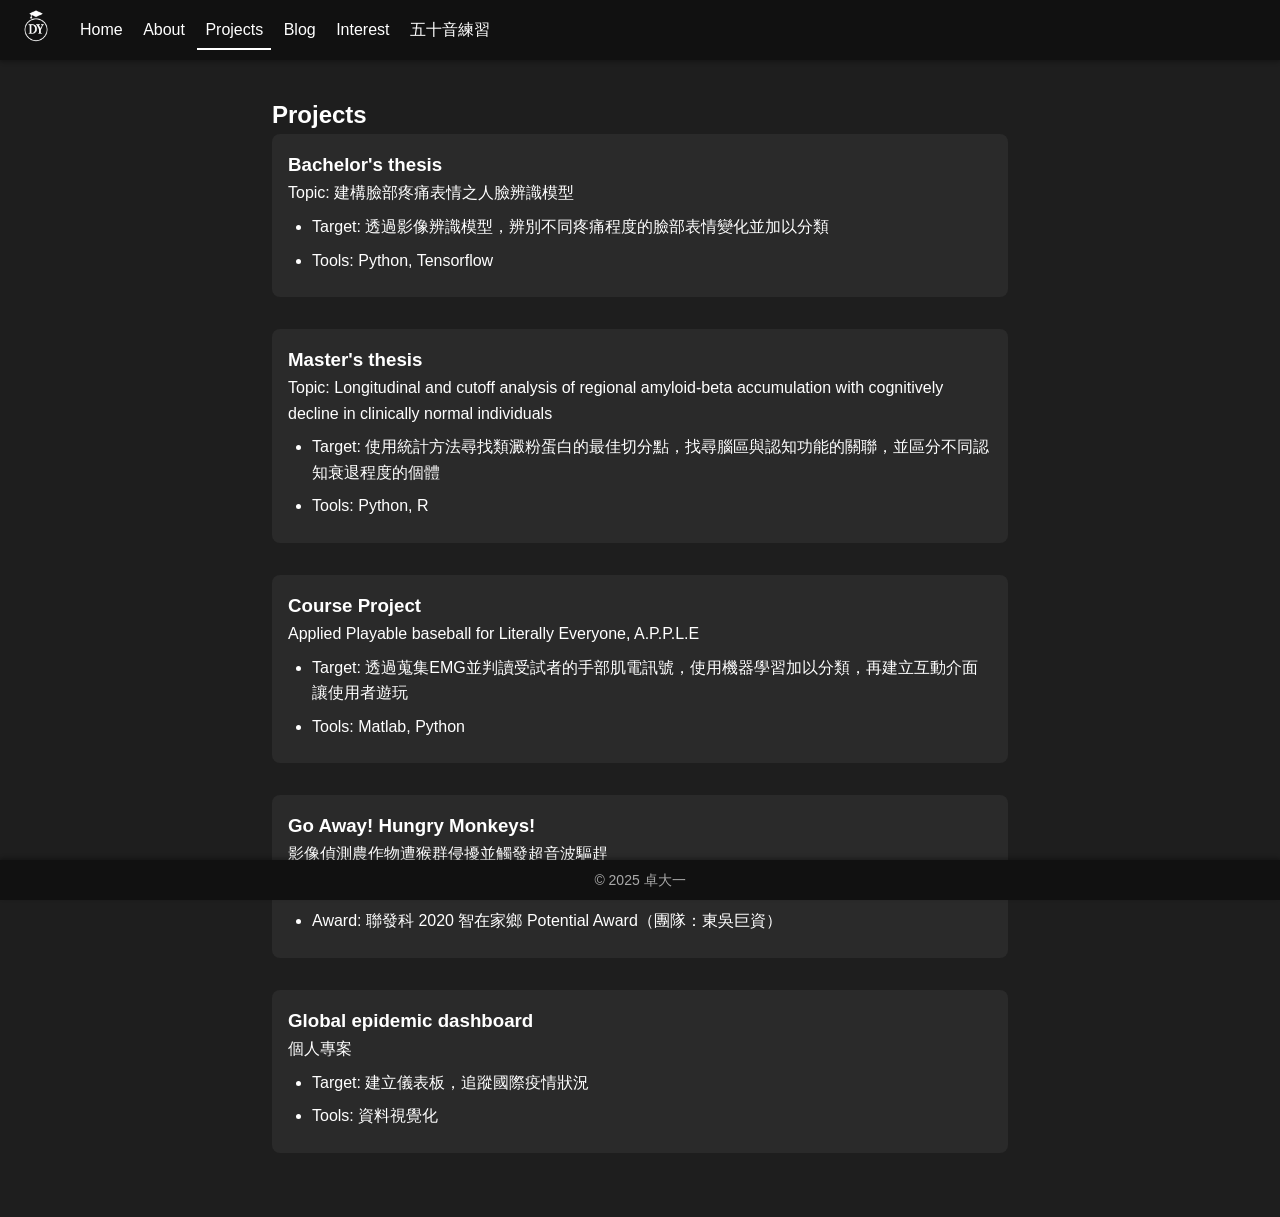
<file: projects.html>
<!DOCTYPE html>
<html lang="zh-Hant">
<head>
  <meta charset="UTF-8" />
  <meta name="viewport" content="width=device-width, initial-scale=1.0" />
  <title>Projects - My GitHub</title>
  <link rel="stylesheet" href="style.css" />
  <style>
    /* 標示當前 Projects 頁面下底線 */
    .top-nav a.active::after {
      transform: scaleX(1);
    }
    /* 專案區塊間距 */
    .projects-container {
      display: flex;
      flex-direction: column;
      gap: 2rem;
    }
    .project-block {
      background: #2a2a2a;
      padding: 1rem;
      border-radius: 0.5rem;
    }
    /* 調整條列符號與文字間距 */
    .project-block ul {
      padding-left: 1.5rem;
      margin-top: 0.5rem;
    }
    .project-block ul li {
      margin-bottom: 0.5rem;
    }
  </style>
</head>
<body>
  <!-- 頂端導覽:固定顯示並標示當前頁面 -->
  <header class="top-bar show">
    <a href="index.html" class="logo-link-top">
      <img class="top-logo" src="logo.png" alt="Logo" />
    </a>
    <nav class="top-nav show">
      <a href="index.html">Home</a>
      <a href="about.html">About</a>
      <!-- <a href="education.html">Education</a> -->
      <a href="projects.html" class="active">Projects</a>
      <a href="blog.html">Blog</a>
      <a href="interest.html">Interest</a>
      <a href="japanese.html">五十音練習</a>

    </nav>
  </header>

  <!-- 主內容:Projects 區塊 -->
  <main class="section projects-page">
    <h2>Projects</h2>
    <div class="projects-container">
      <!-- Project 1 -->
      <div class="project-block">
        <h3>Bachelor's thesis</h3>
        <p>Topic: 建構臉部疼痛表情之人臉辨識模型</p>
        <ul>
          <li>Target: 透過影像辨識模型，辨別不同疼痛程度的臉部表情變化並加以分類</li>
          <li>Tools: Python, Tensorflow</li>
          <!-- <li>特色 3:自動報表生成功能</li> -->
        </ul>
      </div>

      <!-- Project 2 -->
      <div class="project-block">
        <h3>Master's thesis</h3>
        <p>Topic: Longitudinal and cutoff analysis of regional amyloid-beta accumulation with cognitively decline in clinically normal individuals</p>
        <ul>
          <li>Target: 使用統計方法尋找類澱粉蛋白的最佳切分點，找尋腦區與認知功能的關聯，並區分不同認知衰退程度的個體</li>
          <li>Tools: Python, R</li>
          <!-- <li>特色 3:使用者權限管理</li> -->
        </ul>
      </div>

      <!-- Project 3 -->
      <div class="project-block">
        <h3>Course Project</h3>
        <p>Applied Playable baseball for Literally Everyone, A.P.P.L.E</p>
        <ul>
          <li>Target: 透過蒐集EMG並判讀受試者的手部肌電訊號，使用機器學習加以分類，再建立互動介面讓使用者遊玩</li>
          <li>Tools: Matlab, Python</li>
          <!-- <li>特色 3:自動擴充能力</li> -->
        </ul>
      </div>

      <!-- Project 4 -->
      <div class="project-block">
        <h3>Go Away! Hungry Monkeys!</h3>
        <p>影像偵測農作物遭猴群侵擾並觸發超音波驅趕</p>
        <ul>
          <li>Target: 為農民提供低成本的防猴方案</li>
          <li>Award: 聯發科 2020 智在家鄉 Potential Award（團隊：東吳巨資）</li>
        </ul>
      </div>

      <!-- Project 5 -->
      <div class="project-block">
        <h3>Global epidemic dashboard</h3>
        <p>個人專案</p>
        <ul>
          <li>Target: 建立儀表板，追蹤國際疫情狀況</li>
          <li>Tools: 資料視覺化</li>
        </ul>
      </div>

      <!-- Project 6 -->
      <!-- <div class="project-block">
        <h3>專案四:Delta ML</h3>
        <p>簡短描述:機器學習模型部署平台。</p>
        <ul>
          <li>特色 1:一鍵部署環境</li>
          <li>特色 2:模型版本控制</li>
          <li>特色 3:性能監控儀表板</li>
        </ul>
      </div> -->
    </div>
  </main>

  <!-- Footer Bar:始終顯示 -->
  <footer class="bottom-bar">© 2025 卓大一</footer>

  <script>
    // （若需要，可新增互動腳本）
  </script>
</body>
</html>
</file>
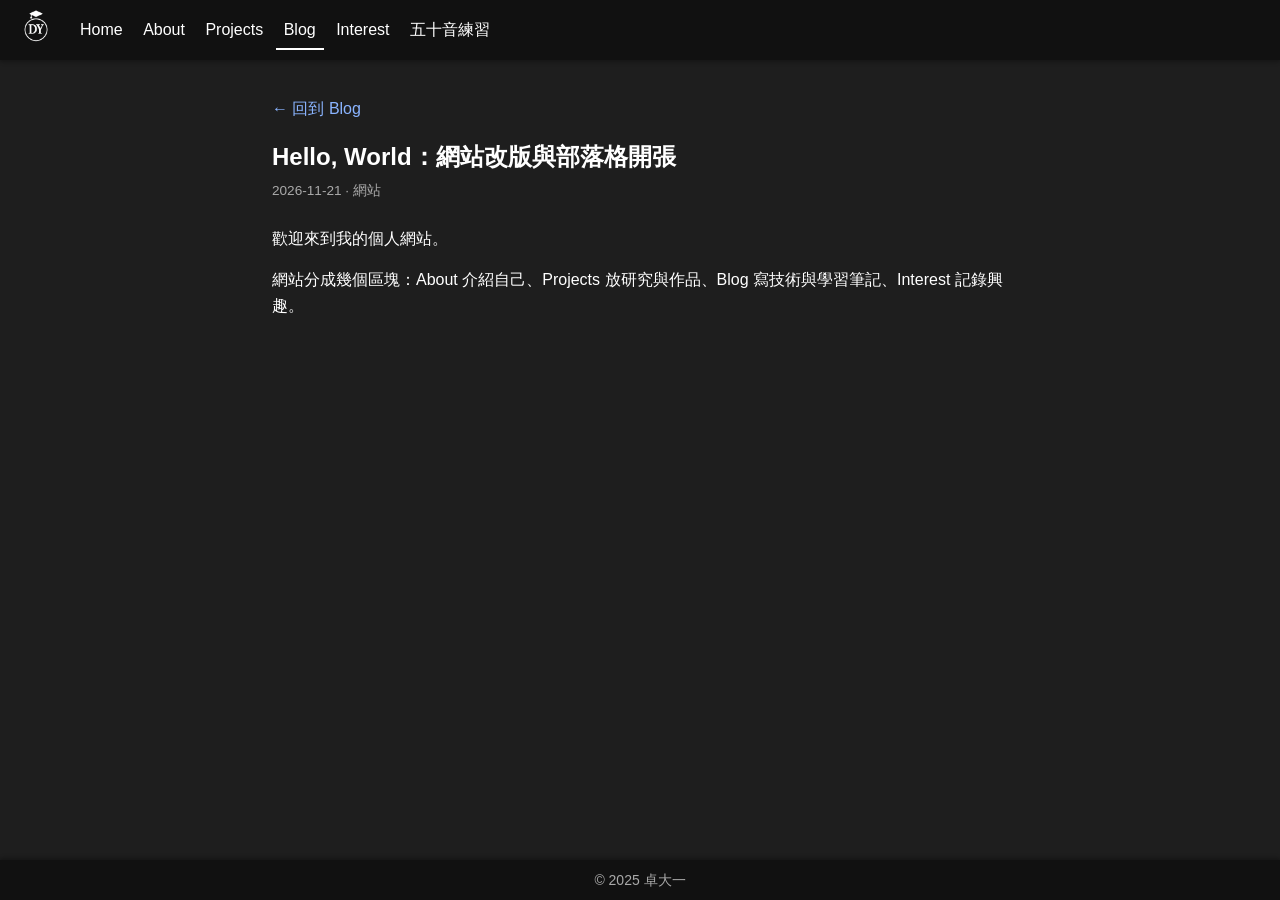
<file: posts/hello-world.html>
<!DOCTYPE html>
<html lang="zh-Hant">
<head>
  <meta charset="UTF-8" />
  <meta name="viewport" content="width=device-width, initial-scale=1.0" />
  <title>Hello, World - My GitHub</title>
  <link rel="stylesheet" href="../style.css" />
  <style>
    .top-nav a.active::after { transform: scaleX(1); }
  </style>
</head>
<body>
  <header class="top-bar show">
    <a href="../index.html" class="logo-link-top">
      <img class="top-logo" src="../logo.png" alt="Logo" />
    </a>
    <nav class="top-nav show">
      <a href="../index.html">Home</a>
      <a href="../about.html">About</a>
      <a href="../projects.html">Projects</a>
      <a href="../blog.html" class="active">Blog</a>
      <a href="../interest.html">Interest</a>
      <a href="../japanese.html">五十音練習</a>
    </nav>
  </header>

  <main class="section article">
    <p><a class="text-link" href="../blog.html">← 回到 Blog</a></p>
    <h2>Hello, World：網站改版與部落格開張</h2>
    <p class="post-meta">2026-11-21 · 網站</p>

    <p>歡迎來到我的個人網站。</p>
    <p>網站分成幾個區塊：About 介紹自己、Projects 放研究與作品、Blog 寫技術與學習筆記、Interest 記錄興趣。</p>
  </main>

  <footer class="bottom-bar">© 2025 卓大一</footer>
</body>
</html>
</file>
<file: style.css>
:root {
  --header-height: 60px;
  --footer-height: 40px;
}
html {
  scroll-behavior: smooth;
}
*, *::before, *::after {
  margin: 0;
  padding: 0;
  box-sizing: border-box;
}
body {
  font-family: 'Segoe UI', Roboto, sans-serif;
  background: #1e1e1e;
  color: #fff;
  line-height: 1.6;
}

/* Header & Hero Logos */
.top-logo {
  height: 40px;
  margin-right: 1rem;
}
.hero-logo {
  height: 80px;
  margin: 1rem 0;
}

/* Header Bar */
.top-bar {
  display: none;
  position: fixed;
  top: 0; left: 0;
  width: 100%; height: var(--header-height);
  background: #111;
  align-items: center;
  padding: 0 1rem;
  box-shadow: 0 2px 4px rgba(0,0,0,0.3);
  z-index: 1000;
}
.top-bar.show {
  display: flex;
  animation: fadeInBar 0.5s ease forwards;
}

/* Top Navigation */
.top-nav ul {
  display: flex;
  justify-content: center;
  gap: 3rem;
  list-style: none;
  width: 100%;
}
.top-nav a {
  position: relative;
  padding: 0.5rem;
  color: currentColor;
  text-decoration: none;
  font-size: 1rem;
}
.top-nav a::after {
  content: '';
  position: absolute;
  bottom: -4px; left: 0;
  width: 100%; height: 2px;
  background: currentColor;
  transform: scaleX(0);
  transform-origin: left;
  transition: transform 0.3s ease;
}
.top-nav a:hover::after,
.top-nav a:focus::after {
  transform: scaleX(1);
}

/* Dropdown */
.dropdown {
  position: relative;
}
.dropdown-menu {
  position: absolute;
  top: 100%; left: 0;
  background: #222;
  list-style: none;
  padding: 0.5rem 0;
  display: none;
  min-width: 150px;
  box-shadow: 0 2px 4px rgba(0,0,0,0.3);
}
.dropdown:hover .dropdown-menu {
  display: block;
}
.dropdown-menu a {
  display: block;
  padding: 0.5rem 1rem;
  color: inherit;
  text-decoration: none;
}
.dropdown-menu a:hover {
  background: #333;
}

/* Hero Section */
.hero {
  width: 100%;
  height: calc(100vh - var(--footer-height));
  display: flex;
  justify-content: center;
  align-items: center;
  text-align: center;
  overflow: hidden;
  padding-bottom: var(--footer-height);
}
.hero.fade-out {
  animation: fadeOut 0.5s ease forwards;
}
.hero-content {
  display: flex;
  flex-direction: column;
  align-items: center;
  gap: 2rem;
}
.typewriter {
  white-space: nowrap;
  overflow: hidden;
  border-right: 0.15em solid #fff;
  font-size: 2rem;
  width: 0;
  animation:
    typing 1.2s steps(23,end) forwards,
    blink 0.75s step-end infinite;
}
/* 打字結束後名字與定位維持顯示 */
.hero-sub {
  margin-top: -1rem;
  font-size: 1.1rem;
  color: #bbb;
  opacity: 0;
  animation: fadeIn 1s ease forwards;
  animation-delay: 1.2s;
}

/* Middle nav-links (index.html) */
.nav-links {
  display: flex;
  justify-content: center;
  gap: 1.5rem;
  opacity: 0;
  font-size: 1.25rem;
  animation: fadeIn 1s ease forwards;
  animation-delay: 1.6s;
}
.nav-links a {
  position: relative;
  padding: 0.5rem;
  color: inherit;
  text-decoration: none;
}
.nav-links a::after {
  content: '';
  position: absolute;
  bottom: -0.2rem; left: 0;
  width: 100%; height: 2px;
  background: currentColor;
  transform: scaleX(0);
  transform-origin: left;
  transition: transform 0.3s ease;
}
.nav-links a:hover::after {
  transform: scaleX(1);
}

/* Main Filter Nav (interest.html) */
.filter-nav {
  display: flex;
  justify-content: center;
  gap: 2rem;
  margin-bottom: 2rem;
}
.filter-btn {
  position: relative;
  padding: 0.5rem 1rem;
  color: inherit;
  text-decoration: none;
  font-size: 1.25rem;
}
.filter-btn::after {
  content: '';
  position: absolute;
  bottom: 0; left: 0;
  width: 100%; height: 2px;
  background: currentColor;
  transform: scaleX(0);
  transform-origin: left;
  transition: transform 0.3s ease;
}
.filter-btn:hover::after,
.filter-btn.active::after {
  transform: scaleX(1);
}

/* Sub-Filters (all) */
.sub-filter-nav {
  display: flex;
  justify-content: center;
  gap: 1.5rem;
  margin: 1rem 0;
}
.sub-btn {
  position: relative;
  padding: 0.3rem 0.8rem;
  color: inherit;
  text-decoration: none;
  font-size: 1rem;
}
.sub-btn::after {
  content: '';
  position: absolute;
  bottom: 0; left: 0;
  width: 100%; height: 2px;
  background: currentColor;
  transform: scaleX(0);
  transform-origin: left;
  transition: transform 0.3s ease;
}
.sub-btn:hover::after,
.sub-btn.active::after {
  transform: scaleX(1);
}

/* Content Containers */
.sub-content,
.anime-content {
  max-width: 600px;
  margin: 0 auto;
}
.item,
.sub-item {
  display: none;
}

/* Section Padding for Index */
.section {
  max-width: 800px;
  margin: 4rem auto;
  padding: 2rem 2rem 0;
}

/* Footer Bar */
.bottom-bar {
  position: fixed;
  bottom: 0; left: 0;
  width: 100%; height: var(--footer-height);
  background: #111;
  display: flex;
  justify-content: center;
  align-items: center;
  font-size: 0.875rem;
  color: #aaa;
  box-shadow: 0 -2px 4px rgba(0,0,0,0.3);
}

/* Animations */
@keyframes typing {
  from { width: 0; }
  to { width: 21ch; }
}
@keyframes blink {
  0%,100% { border-color: transparent; }
  50% { border-color: #fff; }
}
@keyframes fadeOut {
  from { opacity: 1; }
  to { opacity: 0; }
}
@keyframes fadeIn {
  from { opacity: 0; transform: translateY(20px); }
  to { opacity: 1; transform: translateY(0); }
}
@keyframes fadeInBar {
  from { opacity: 0; transform: translateY(-20px); }
  to { opacity: 1; transform: translateY(0); }
}

/* Responsive */
@media (max-width: 480px) {
  .hero-content { gap: 1rem; }
  .typewriter { font-size: 1.5rem; }
  .filter-nav,
  .sub-filter-nav { flex-direction: column; gap: 1rem; font-size: 1rem; }
  .top-nav ul { gap: 1.5rem; }
  .top-nav a { font-size: 0.875rem; }
  .section h2 { font-size: 1.5rem; }
  .section p,
  .section ul { font-size: 0.9rem; }
}
.ranking-controls { text-align: center; margin-bottom: 1rem; }
.rank-btn { margin: 0 0.5rem; padding: 0.3rem 0.8rem; background: none; border: none; color: inherit; cursor: pointer; font-size: 1rem; position: relative; }
.rank-btn::after { content: ''; position: absolute; bottom: -2px; left: 0; width: 100%; height: 2px; background: currentColor; transform: scaleX(0); transform-origin: left; transition: transform 0.3s ease; }
.rank-btn:hover::after, .rank-btn.active::after { transform: scaleX(1); }
.ranking-table { width: 100%; border-collapse: collapse; margin: 0 auto; }
.ranking-table th, .ranking-table td { padding: 0.5rem 1rem; border: 1px solid #333; text-align: center; }
.ranking-table th { background: #222; }

/* 讓排行榜表格更寬 */
.ranking-table {
  width: min(92vw, 960px);
  max-width: none;
  /* 置中：容器一半寬 減去 表格一半寬 */
  margin-left: calc(50% - min(46vw, 480px));
}
/* 類型與分數欄不換行，作品與評語可換行 */
.ranking-table th,
.ranking-table td:nth-child(n+3):not(:last-child) { white-space: nowrap; }
.ranking-table th, .ranking-table td { padding: 0.5rem 0.6rem; }

/* Anime 總表：標題排序、分數色階 */
.th-sort { background: none; border: none; color: inherit; font: inherit; font-weight: 700; cursor: pointer; padding: 0; }
.th-sort:hover { text-decoration: underline; }
.ranking-table th.sorted { background: #333; }
.arrow { display: inline-block; min-width: 1em; font-size: 0.75em; }
.ranking-controls { margin-bottom: 0.5rem; }
.sort-hint { text-align: center; color: #aaa; font-size: 0.8rem; margin-bottom: 1rem; }
.s-5 { background: rgba(76, 175, 80, 0.55); font-weight: 700; }
.s-4 { background: rgba(76, 175, 80, 0.32); }
.s-3 { background: rgba(76, 175, 80, 0.14); }
.s-2 { color: #bbb; }
.score-legend { text-align: center; color: #aaa; font-size: 0.8rem; margin-top: 1rem; }
.score-legend span { display: inline-block; padding: 0.1rem 0.6rem; margin: 0 0.2rem; border-radius: 0.25rem; }
.score-legend .s-2 { border: 1px solid #444; }

/* About / Blog */
.sub-heading { margin-top: 2rem; font-size: 1.25rem; }
.clean-list { padding-left: 1.5rem; }
.clean-list li { margin-bottom: 0.5rem; }
.text-link { color: #8ab4ff; text-decoration: none; }
.text-link:hover { text-decoration: underline; }
.post-list { list-style: none; margin-top: 1rem; }
.post-list li { background: #2a2a2a; padding: 1rem 1.25rem; border-radius: 0.5rem; margin-bottom: 1.25rem; }
.post-list a { color: #fff; font-size: 1.15rem; font-weight: 600; text-decoration: none; }
.post-list a:hover { text-decoration: underline; }
.post-meta { display: block; color: #aaa; font-size: 0.85rem; margin: 0.25rem 0 0.5rem; }
.article p { margin-bottom: 1rem; }
.article .post-meta { margin-bottom: 1.5rem; }
/* ===== 手機版（600px 以下） ===== */
@media (max-width: 600px) {
  /* 頂部導覽：隱藏重複的 logo，連結縮小，放不下時可橫向捲動 */
  .logo-link-top { display: none; }
  .top-bar { padding: 0 0.5rem; }
  .top-nav { flex: 1; min-width: 0; display: flex; justify-content: space-between; overflow-x: auto; white-space: nowrap; }
  .top-nav a { font-size: 0.85rem; padding: 0.5rem 0.4rem; }

  /* 首頁中間連結可換行 */
  .nav-links { flex-wrap: wrap; gap: 0.25rem 1rem; font-size: 1.1rem; padding: 0 1rem; }

  /* 內容區左右留白縮小 */
  .section { padding: 1rem 1rem 0; }
  .filter-nav { flex-direction: row; flex-wrap: wrap; gap: 0.5rem 1.5rem; }

  /* Anime 排行表改成卡片 */
  .ranking-table { width: 100%; margin-left: 0; }
  .ranking-table thead { display: none; }
  .ranking-table, .ranking-table tbody { display: block; }
  .ranking-table tr {
    display: grid;
    grid-template-columns: repeat(4, 1fr);
    gap: 0.35rem;
    background: #2a2a2a;
    border-radius: 0.5rem;
    padding: 0.75rem;
    margin-bottom: 0.75rem;
  }
  .ranking-table tr[hidden] { display: none; }
  .ranking-table td { display: block; border: none; padding: 0.15rem 0.25rem; text-align: center; white-space: normal; }
  .ranking-table td:nth-child(1) { grid-column: 1; text-align: left; color: #aaa; font-size: 0.85rem; }
  .ranking-table td:nth-child(1)::before { content: "#"; }
  .ranking-table td:nth-child(2) { grid-column: 2 / 5; text-align: left; font-weight: 700; }
  .ranking-table td:nth-child(3) { grid-column: 1 / 5; text-align: left; color: #aaa; font-size: 0.8rem; }
  .ranking-table td:nth-child(n+4):nth-child(-n+7) { border-radius: 0.35rem; padding: 0.3rem 0.25rem; }
  .ranking-table td:nth-child(n+4):nth-child(-n+7)::before { content: attr(data-label); display: block; font-size: 0.7rem; font-weight: 400; color: #ccc; }
  .ranking-table td:nth-child(8) { grid-column: 1 / 5; text-align: left; color: #ccc; font-size: 0.85rem; }
}
</file>
